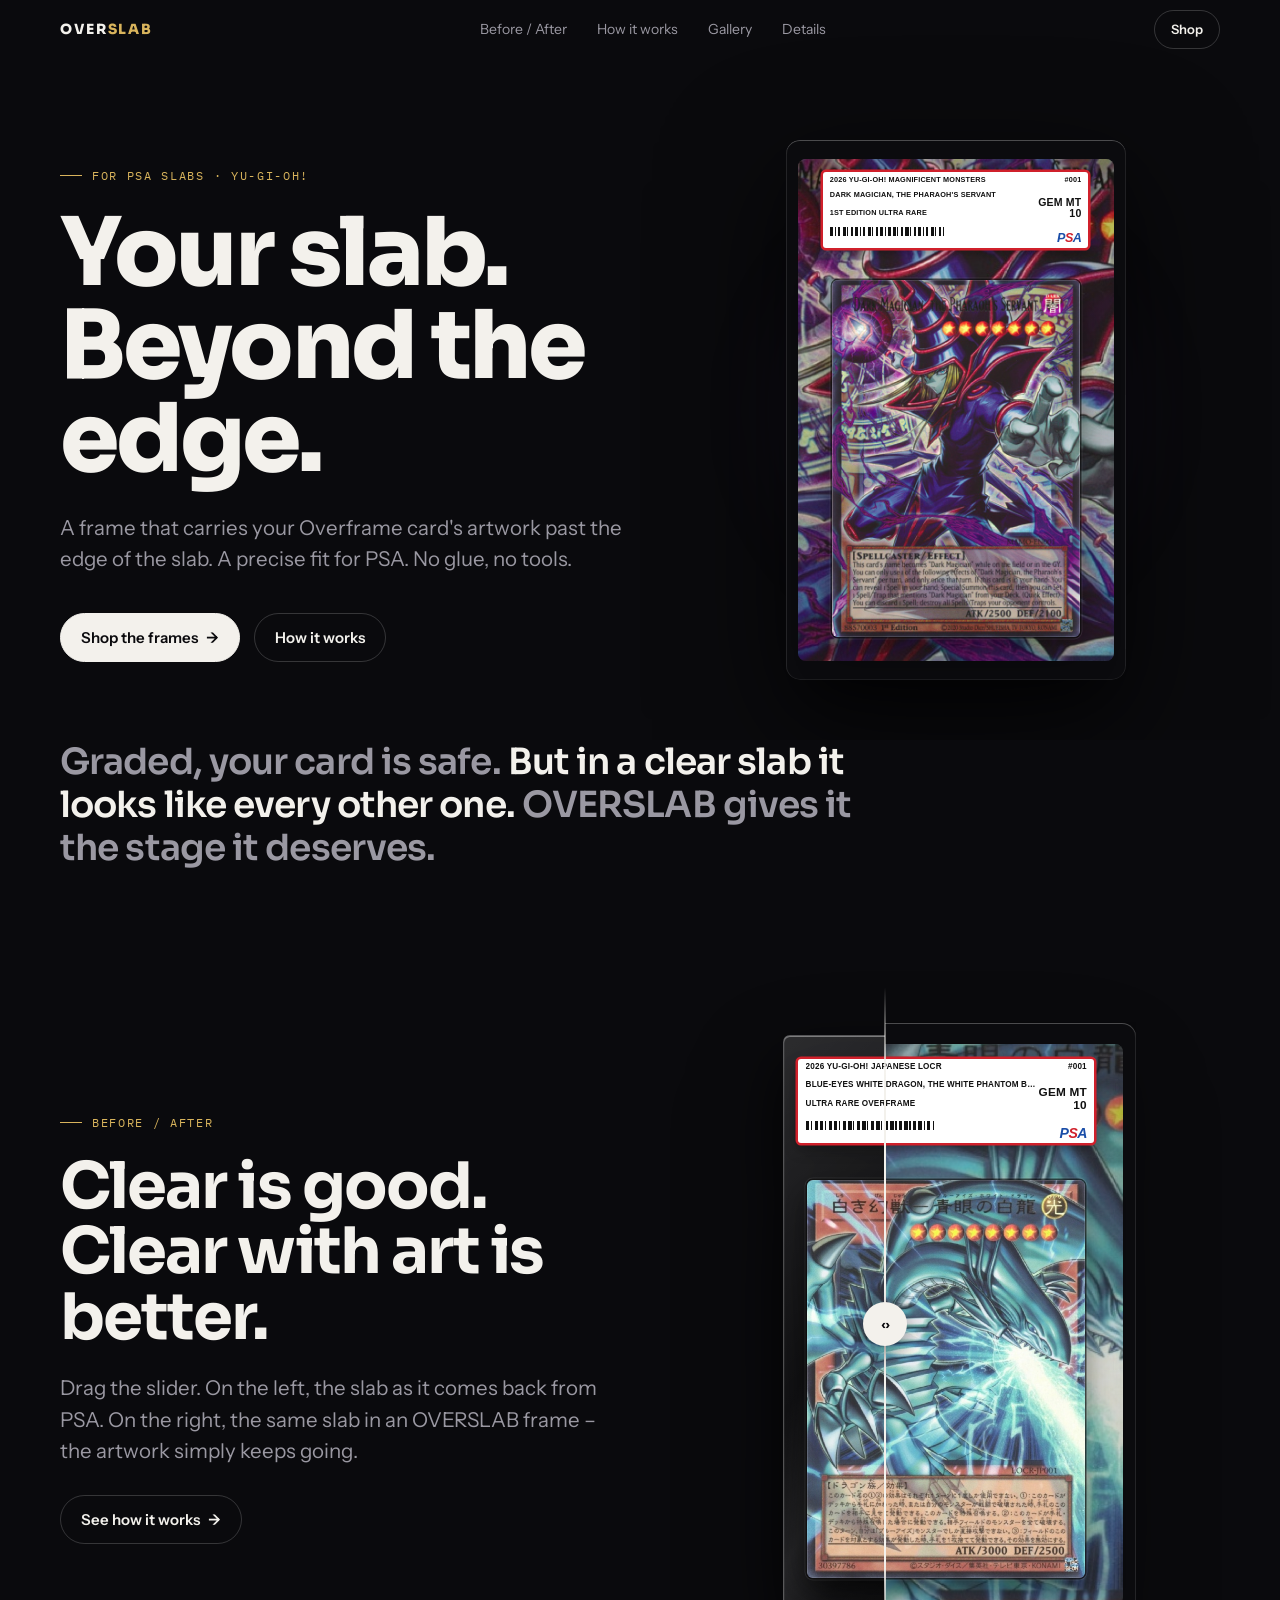
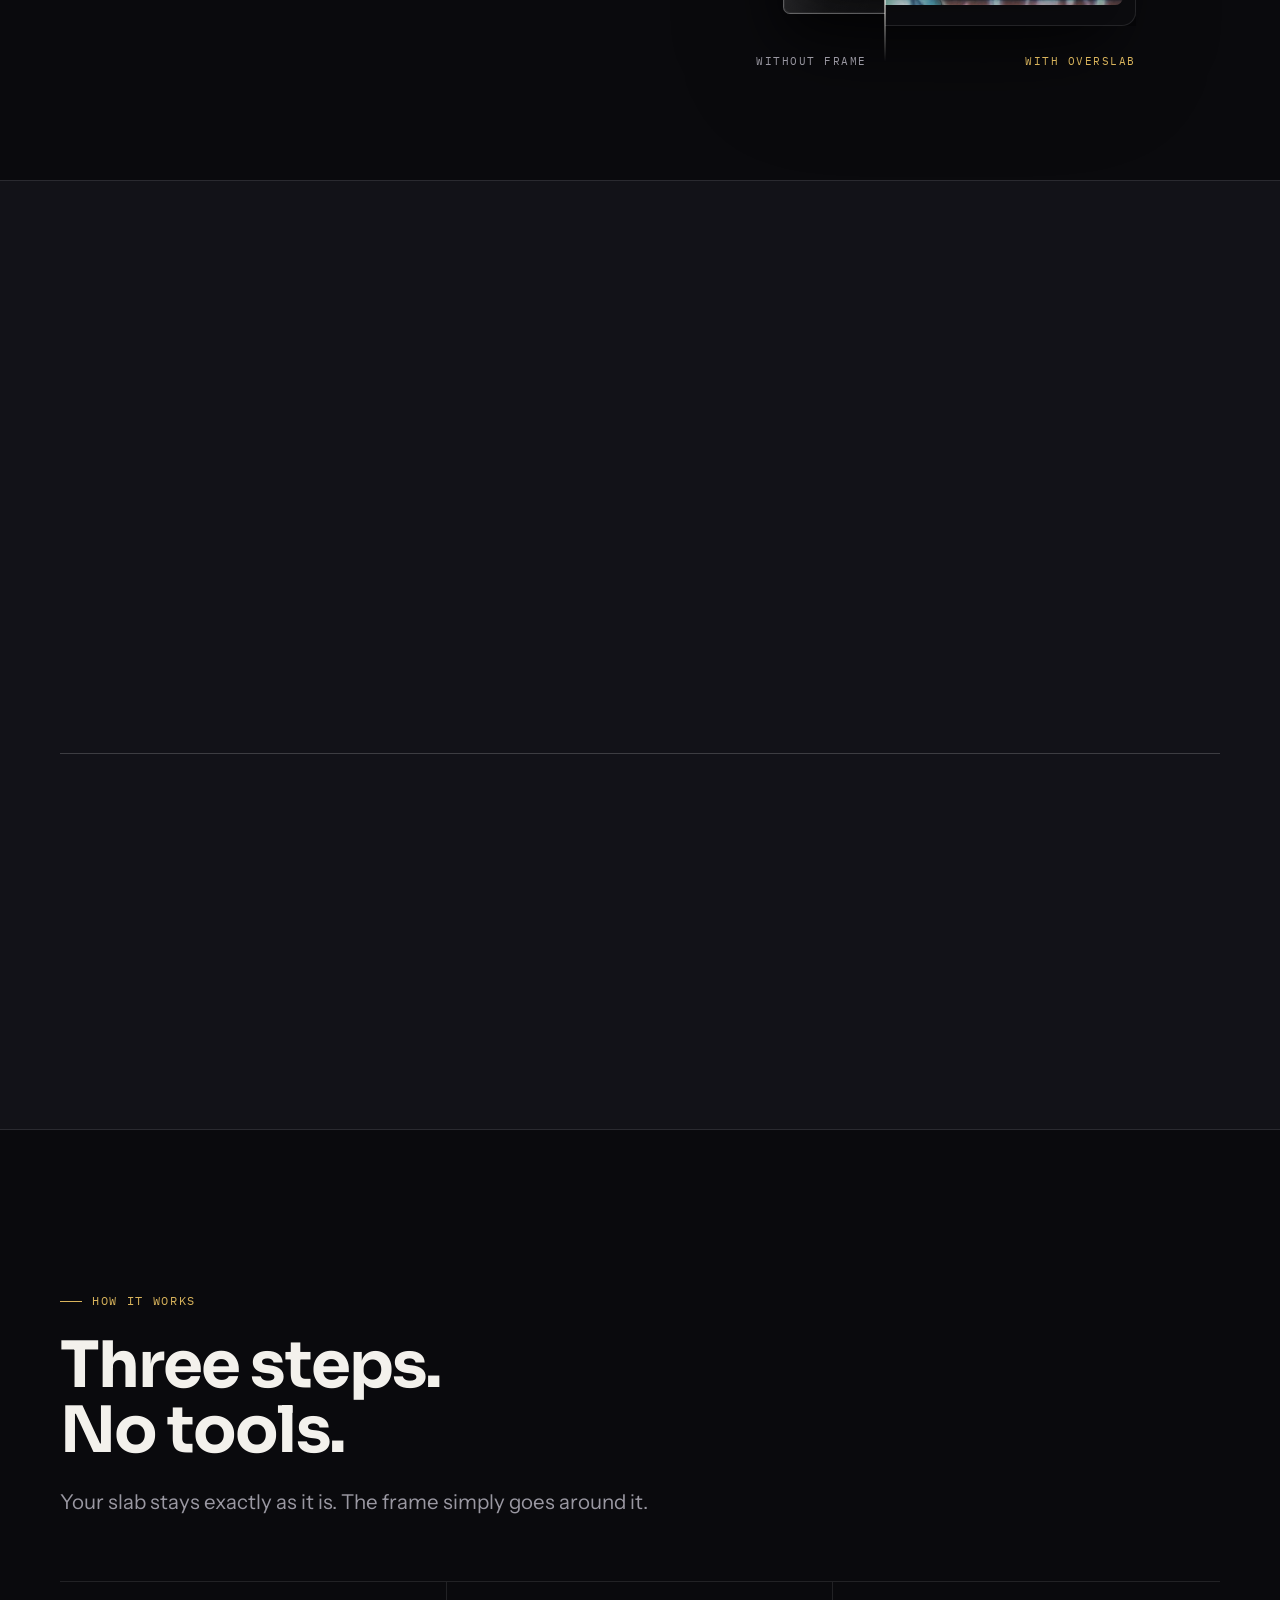
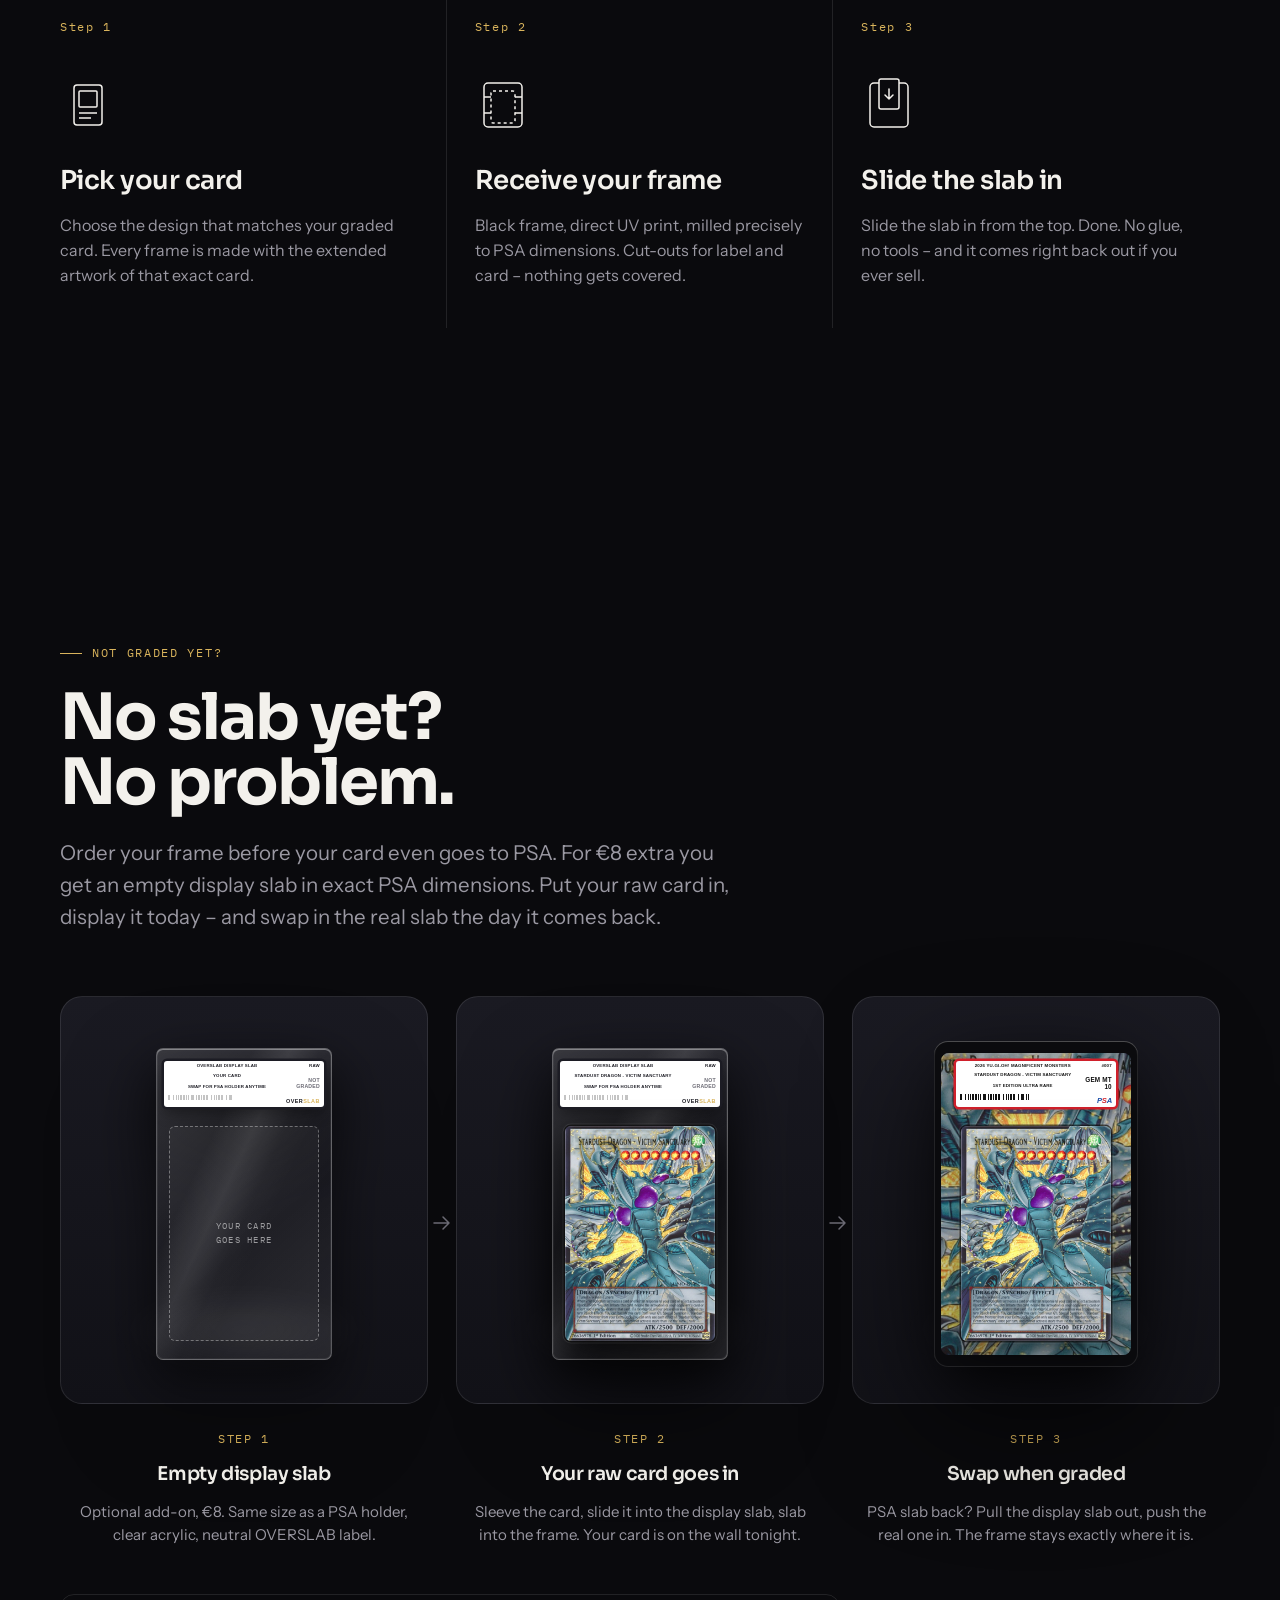
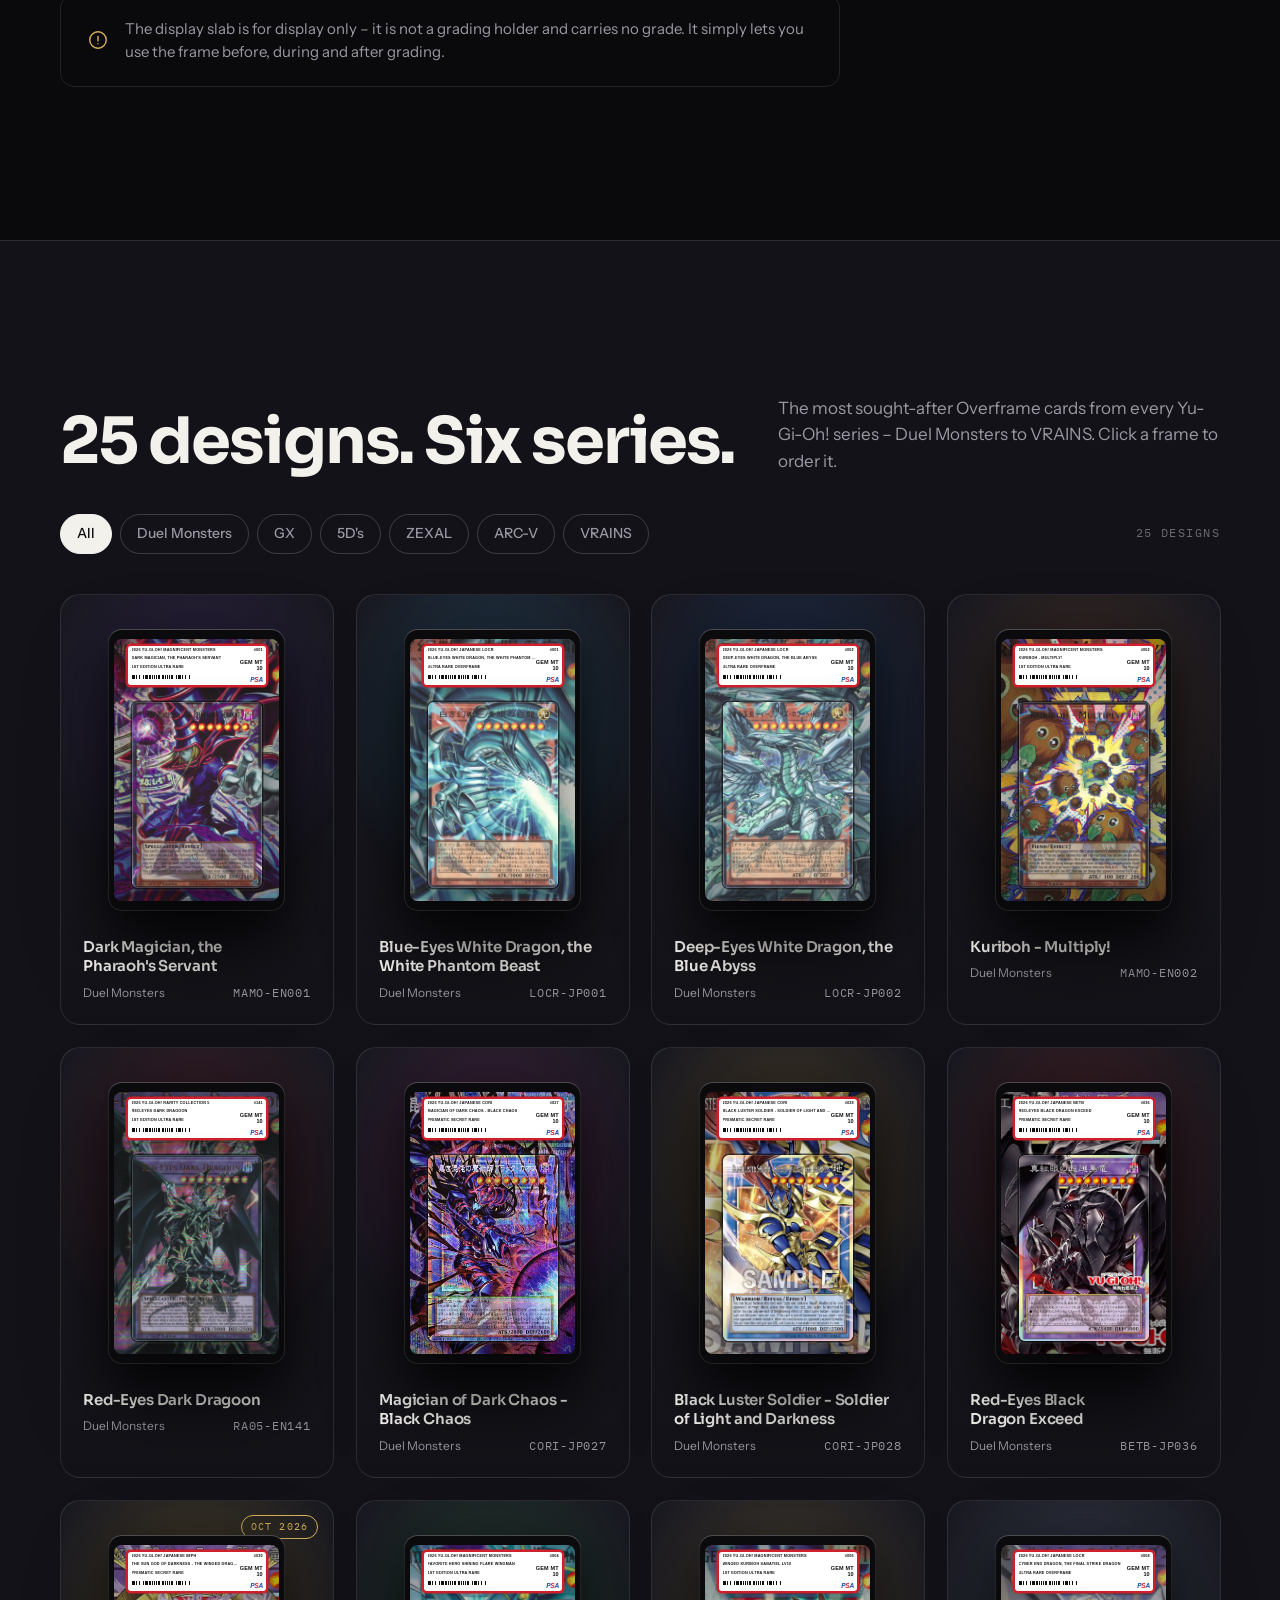
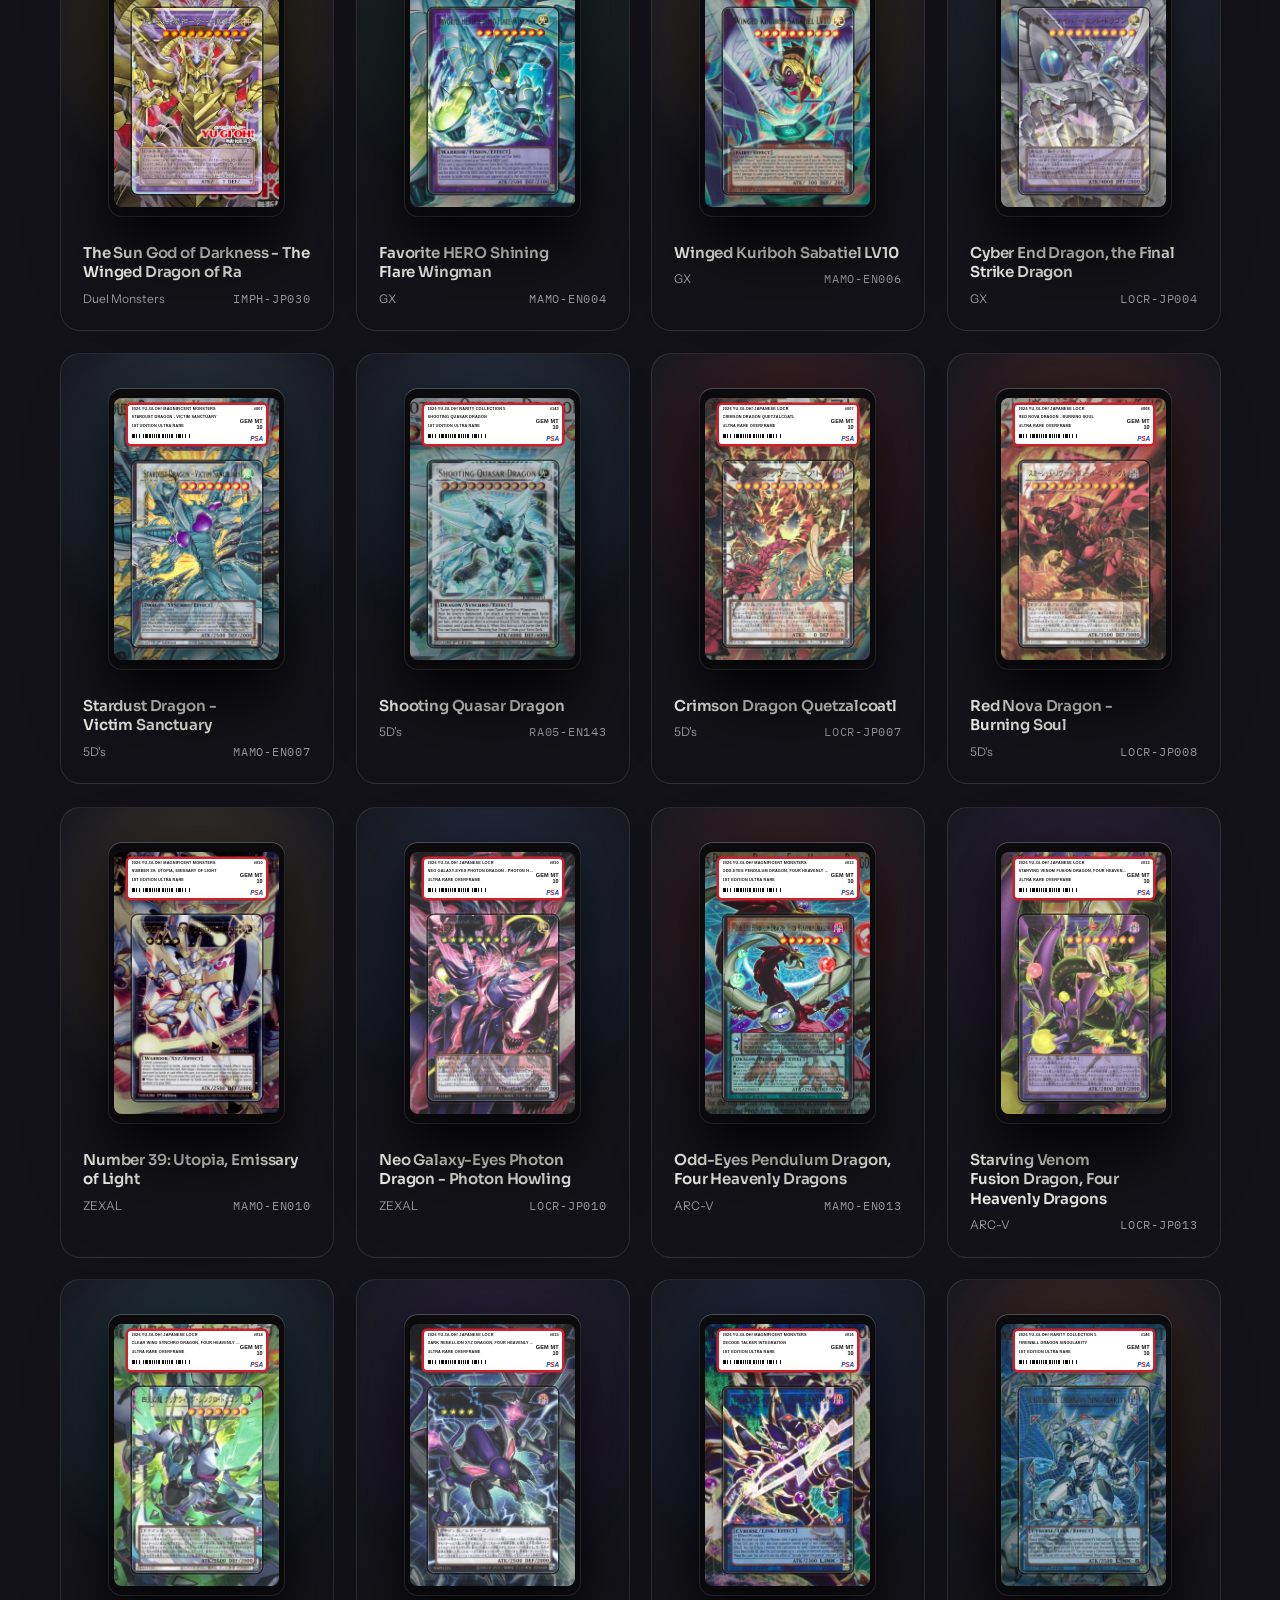
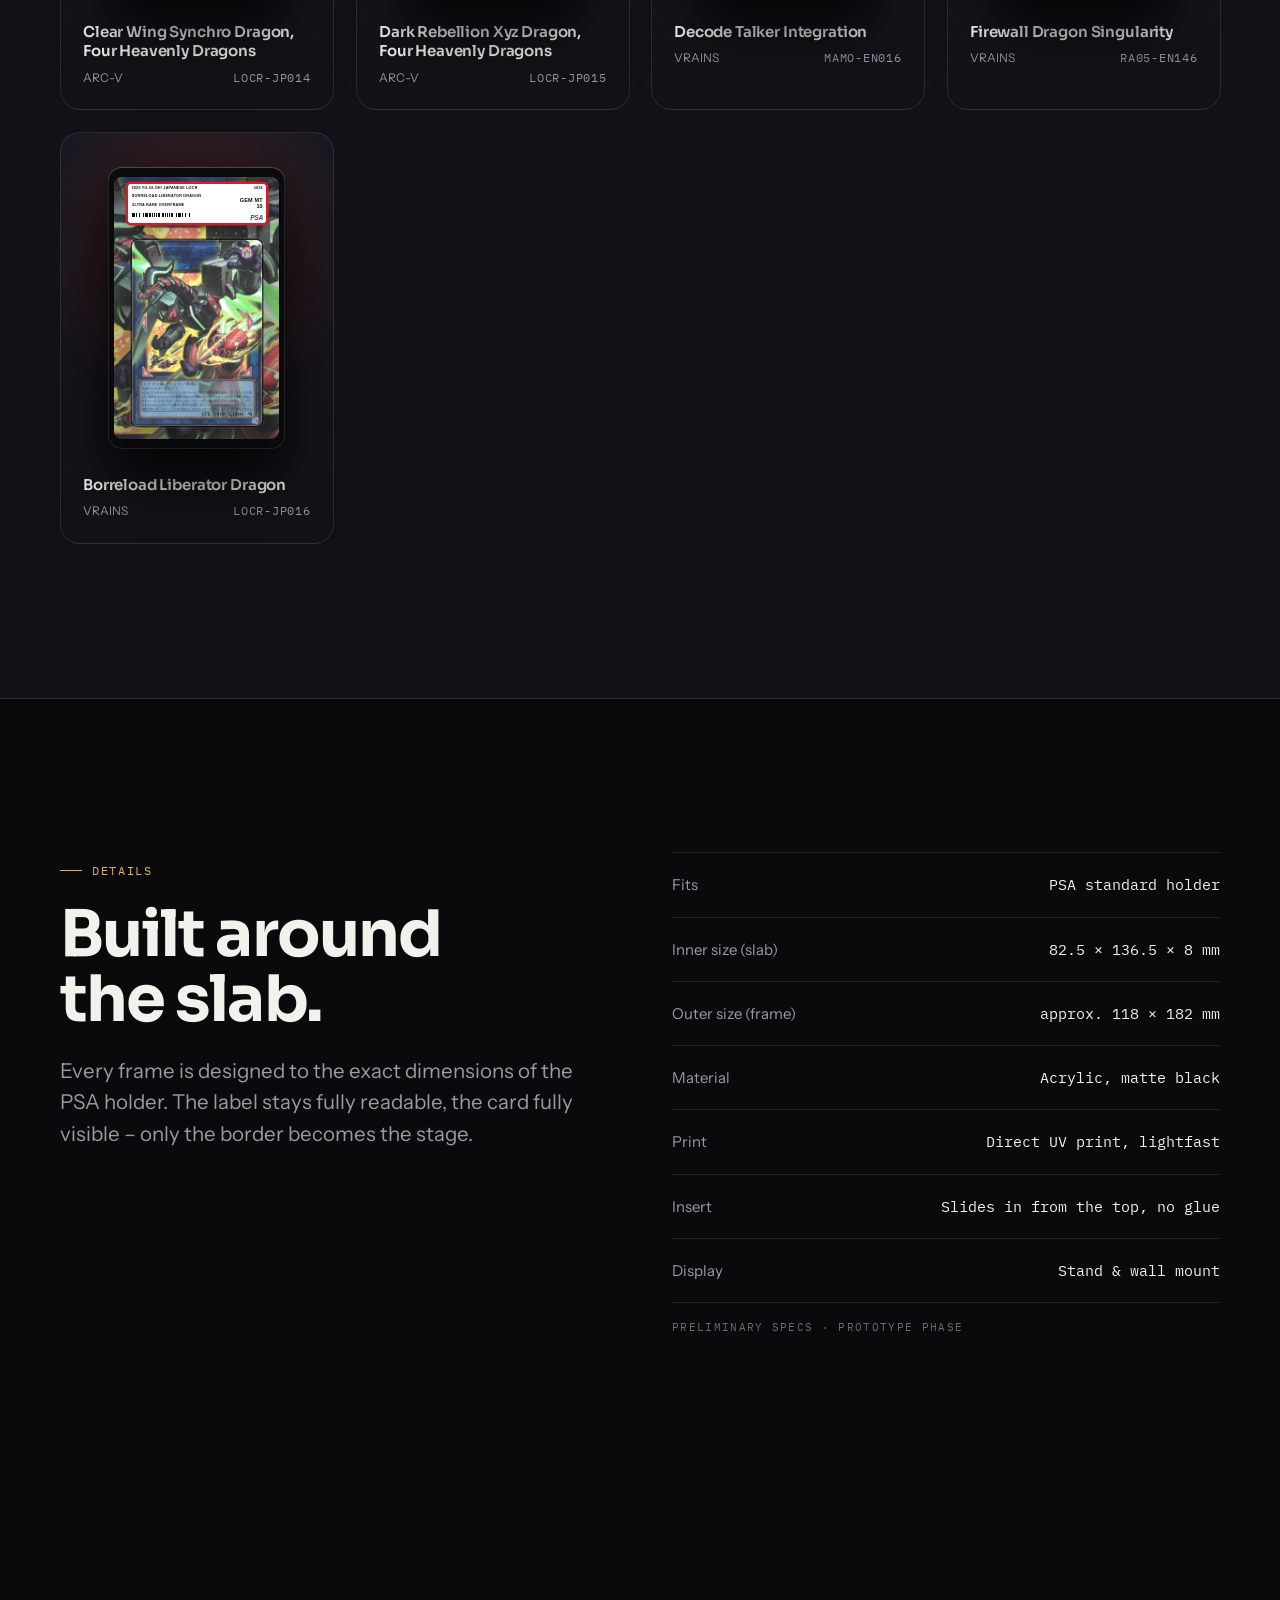
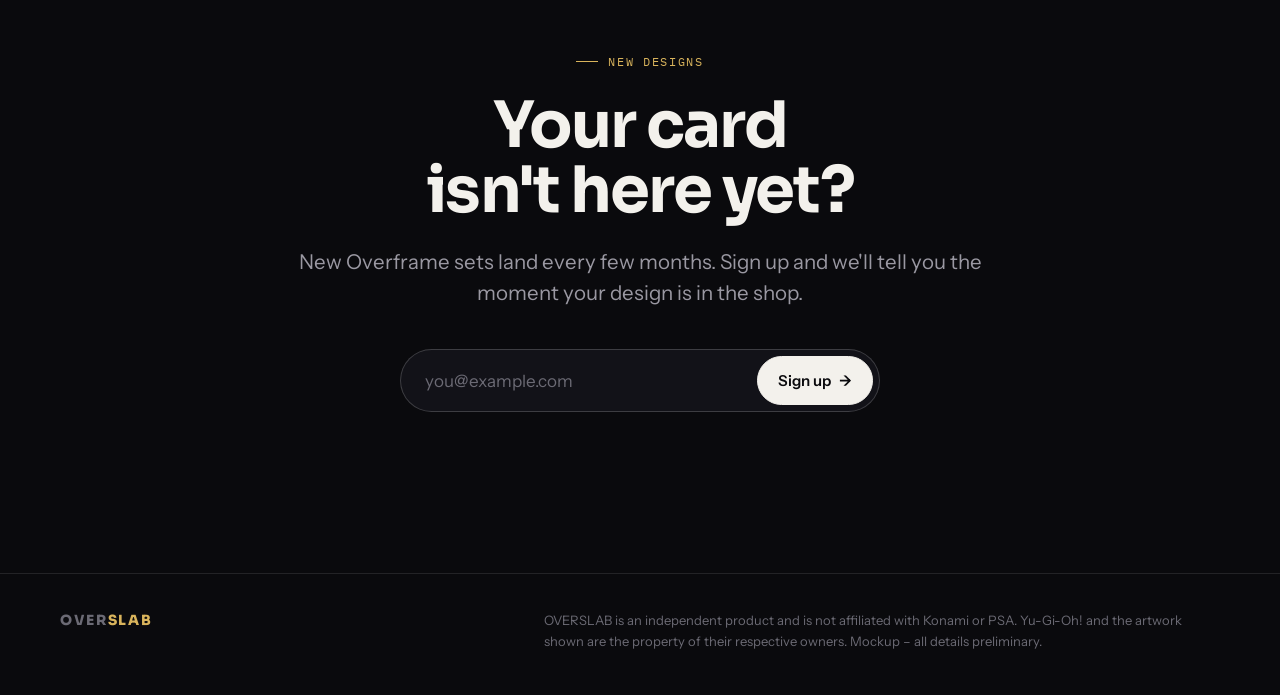
<file: index.html>
<!DOCTYPE html>
<html lang="en">
<head>
<meta charset="utf-8">
<meta name="viewport" content="width=device-width, initial-scale=1">
<title>OVERSLAB</title>
<meta name="description" content="Extended-art frames for PSA-graded Yu-Gi-Oh! cards.">
<link rel="preconnect" href="https://fonts.googleapis.com">
<link rel="preconnect" href="https://fonts.gstatic.com" crossorigin>
<link rel="stylesheet" href="https://fonts.googleapis.com/css2?family=Sora:wght@400;600;700;800&family=Instrument+Sans:ital,wght@0,400;0,500;0,600;1,400&family=IBM+Plex+Mono:wght@400;500&display=swap">
<link rel="stylesheet" href="styles.css">
</head>
<body>

<header class="nav" id="nav">
  <div class="wrap">
    <a class="logo" href="#top">OVER<span>SLAB</span></a>
    <ul>
      <li><a href="#compare">Before / After</a></li>
      <li><a href="#how">How it works</a></li>
      <li><a href="#gallery">Gallery</a></li>
      <li><a href="#specs">Details</a></li>
    </ul>
    <a class="btn small" href="shop.html">Shop</a>
  </div>
</header>

<main id="top">

<!-- ===== HERO ===== -->
<section class="hero">
  <div class="wrap">
    <div class="hero-copy">
      <span class="eyebrow">For PSA slabs · Yu-Gi-Oh!</span>
      <h1>Your slab.<br>Beyond the edge.</h1>
      <p class="lead">A frame that carries your Overframe card's artwork past the edge of the slab. A precise fit for PSA. No glue, no tools.</p>
      <div class="hero-actions">
        <a class="btn primary" href="shop.html">Shop the frames <span class="arr">→</span></a>
        <a class="btn" href="#how">How it works</a>
      </div>
    </div>
    <div class="hero-stage" aria-hidden="true">
      <div class="hero-glow"></div>
      <div class="piece" id="heroPiece"></div>
    </div>
  </div>
</section>

<section class="statement" style="padding-top:0">
  <div class="wrap">
    <p data-reveal>Graded, your card is safe. <strong>But in a clear slab it looks like every other one.</strong> OVERSLAB gives it the stage it deserves.</p>
  </div>
</section>

<!-- ===== COMPARE ===== -->
<section id="compare">
  <div class="wrap compare-grid">
    <div class="compare-copy" data-reveal>
      <span class="eyebrow">Before / After</span>
      <h2>Clear is good.<br>Clear with art is better.</h2>
      <p class="lead">Drag the slider. On the left, the slab as it comes back from PSA. On the right, the same slab in an OVERSLAB frame – the artwork simply keeps going.</p>
      <a class="btn" href="#how">See how it works <span class="arr">→</span></a>
    </div>
    <div class="compare" id="cmp" data-reveal data-delay="1">
      <div class="piece no-frame before" id="cmpBefore" aria-hidden="true"></div>
      <div class="piece after" id="cmpAfter" aria-hidden="true"></div>
      <div class="divider" aria-hidden="true"></div>
      <div class="knob" aria-hidden="true">‹›</div>
      <input type="range" min="0" max="100" value="50" aria-label="Compare: without and with frame" id="cmpRange">
      <span class="tag l">Without frame</span>
      <span class="tag r">With OVERSLAB</span>
    </div>
  </div>
</section>

<!-- ===== WHY NOW ===== -->
<section class="why">
  <div class="wrap">
    <div class="why-head" data-reveal>
      <span class="eyebrow">Why now</span>
      <h2>Overframe is new.<br>The frames for it weren't. Until now.</h2>
      <p class="lead">Since 2026, Konami has been printing cards whose artwork extends beyond the card frame. OVERSLAB is built for exactly that: the frame shows the part of the artwork the slab cuts off.</p>
    </div>
    <div class="timeline">
      <div class="tl" data-reveal>
        <span class="when">February 2026</span>
        <div class="big">The first Overframes</div>
        <p>Limit Over Collection – The Heroes brings Overframe cards to the OCG. Dark Magician, Stardust Dragon, Utopia and more.</p>
      </div>
      <div class="tl" data-reveal data-delay="1">
        <span class="when">March – April 2026</span>
        <div class="big">The Rivals. And the TCG.</div>
        <p>The Rivals follows with Blue-Eyes, Cyber End and Red Nova. Rarity Collection 5 brings Overframes to the TCG for the first time.</p>
      </div>
      <div class="tl" data-reveal data-delay="2">
        <span class="when">Today</span>
        <div class="big">25 designs. Six series.</div>
        <p>From Duel Monsters to VRAINS – and every new set adds more. Each one gets its own OVERSLAB.</p>
      </div>
    </div>
  </div>
</section>

<!-- ===== HOW ===== -->
<section id="how">
  <div class="wrap">
    <div class="steps-head" data-reveal>
      <span class="eyebrow">How it works</span>
      <h2>Three steps.<br>No tools.</h2>
      <p class="lead">Your slab stays exactly as it is. The frame simply goes around it.</p>
    </div>
    <div class="steps">
      <div class="step" data-reveal>
        <span class="num">Step 1</span>
        <div class="ico"><svg viewBox="0 0 56 56" fill="none" stroke="currentColor" stroke-width="1.5"><rect x="14" y="8" width="28" height="40" rx="3"/><rect x="19" y="14" width="18" height="16" rx="1"/><path d="M19 36h18M19 41h12"/></svg></div>
        <h3>Pick your card</h3>
        <p>Choose the design that matches your graded card. Every frame is made with the extended artwork of that exact card.</p>
      </div>
      <div class="step" data-reveal data-delay="1">
        <span class="num">Step 2</span>
        <div class="ico"><svg viewBox="0 0 56 56" fill="none" stroke="currentColor" stroke-width="1.5"><rect x="9" y="6" width="38" height="44" rx="4"/><rect x="16" y="14" width="24" height="32" rx="2" stroke-dasharray="3 3"/><path d="M9 20h7M40 20h7M9 36h7M40 36h7"/></svg></div>
        <h3>Receive your frame</h3>
        <p>Black frame, direct UV print, milled precisely to PSA dimensions. Cut-outs for label and card – nothing gets covered.</p>
      </div>
      <div class="step" data-reveal data-delay="2">
        <span class="num">Step 3</span>
        <div class="ico"><svg viewBox="0 0 56 56" fill="none" stroke="currentColor" stroke-width="1.5"><rect x="9" y="6" width="38" height="44" rx="4"/><rect x="18" y="2" width="20" height="30" rx="2" fill="#0a0a0d"/><path d="M28 12v10M24 18l4 4 4-4" stroke-linecap="round" stroke-linejoin="round"/></svg></div>
        <h3>Slide the slab in</h3>
        <p>Slide the slab in from the top. Done. No glue, no tools – and it comes right back out if you ever sell.</p>
      </div>
    </div>
  </div>
</section>

<!-- ===== RAW / NOT GRADED YET ===== -->
<section id="raw">
  <div class="wrap">
    <div class="raw-head" data-reveal>
      <span class="eyebrow">Not graded yet?</span>
      <h2>No slab yet?<br>No problem.</h2>
      <p class="lead">Order your frame before your card even goes to PSA. For €8 extra you get an empty display slab in exact PSA dimensions. Put your raw card in, display it today – and swap in the real slab the day it comes back.</p>
    </div>
    <div class="raw-seq">
      <div class="raw-step" data-reveal>
        <div class="stage" aria-hidden="true"><div class="piece no-frame" id="rawEmpty"></div></div>
        <span class="num">Step 1</span>
        <h3>Empty display slab</h3>
        <p>Optional add-on, €8. Same size as a PSA holder, clear acrylic, neutral OVERSLAB label.</p>
        <svg class="arrow" viewBox="0 0 24 24" fill="none" stroke="currentColor" stroke-width="1.5" aria-hidden="true"><path d="M4 12h15M13 6l6 6-6 6" stroke-linecap="round" stroke-linejoin="round"/></svg>
      </div>
      <div class="raw-step" data-reveal data-delay="1">
        <div class="stage" aria-hidden="true"><div class="piece no-frame" id="rawCard"></div></div>
        <span class="num">Step 2</span>
        <h3>Your raw card goes in</h3>
        <p>Sleeve the card, slide it into the display slab, slab into the frame. Your card is on the wall tonight.</p>
        <svg class="arrow" viewBox="0 0 24 24" fill="none" stroke="currentColor" stroke-width="1.5" aria-hidden="true"><path d="M4 12h15M13 6l6 6-6 6" stroke-linecap="round" stroke-linejoin="round"/></svg>
      </div>
      <div class="raw-step" data-reveal data-delay="2">
        <div class="stage" aria-hidden="true"><div class="piece" id="rawGraded"></div></div>
        <span class="num">Step 3</span>
        <h3>Swap when graded</h3>
        <p>PSA slab back? Pull the display slab out, push the real one in. The frame stays exactly where it is.</p>
      </div>
    </div>
    <div class="raw-note" data-reveal>
      <svg viewBox="0 0 24 24" fill="none" stroke="currentColor" stroke-width="1.5" aria-hidden="true"><circle cx="12" cy="12" r="9"/><path d="M12 8v5M12 16h.01" stroke-linecap="round"/></svg>
      <p>The display slab is for display only – it is not a grading holder and carries no grade. It simply lets you use the frame before, during and after grading.</p>
    </div>
  </div>
</section>

<!-- ===== GALLERY ===== -->
<section class="gallery" id="gallery">
  <div class="wrap">
    <div class="gallery-head" data-reveal>
      <h2>25 designs. Six series.</h2>
      <p>The most sought-after Overframe cards from every Yu-Gi-Oh! series – Duel Monsters to VRAINS. Click a frame to order it.</p>
    </div>
    <div class="filters" id="filters" role="group" aria-label="Filter by series"></div>
    <div class="tiles" id="tiles"></div>
  </div>
</section>

<!-- ===== SPECS ===== -->
<section id="specs">
  <div class="wrap specs-grid">
    <div class="specs-copy" data-reveal>
      <span class="eyebrow">Details</span>
      <h2>Built around the slab.</h2>
      <p class="lead">Every frame is designed to the exact dimensions of the PSA holder. The label stays fully readable, the card fully visible – only the border becomes the stage.</p>
    </div>
    <dl class="specs" data-reveal data-delay="1" style="margin:0">
      <li><dt>Fits</dt><dd>PSA standard holder</dd></li>
      <li><dt>Inner size (slab)</dt><dd>82.5 × 136.5 × 8 mm</dd></li>
      <li><dt>Outer size (frame)</dt><dd>approx. 118 × 182 mm</dd></li>
      <li><dt>Material</dt><dd>Acrylic, matte black</dd></li>
      <li><dt>Print</dt><dd>Direct UV print, lightfast</dd></li>
      <li><dt>Insert</dt><dd>Slides in from the top, no glue</dd></li>
      <li><dt>Display</dt><dd>Stand &amp; wall mount</dd></li>
      <span class="note">Preliminary specs · Prototype phase</span>
    </dl>
  </div>
</section>

<!-- ===== CTA ===== -->
<section class="cta" id="access">
  <div class="wrap" data-reveal>
    <span class="eyebrow" style="justify-content:center">New designs</span>
    <h2>Your card isn't here yet?</h2>
    <p class="lead">New Overframe sets land every few months. Sign up and we'll tell you the moment your design is in the shop.</p>
    <form id="accessForm" novalidate>
      <input type="email" placeholder="you@example.com" aria-label="Email address" required>
      <button class="btn primary" type="submit">Sign up <span class="arr">→</span></button>
    </form>
    <p class="toast" id="toast" aria-live="polite"></p>
  </div>
</section>

</main>

<footer>
  <div class="wrap">
    <div class="logo">OVER<span>SLAB</span></div>
    <p class="legal">OVERSLAB is an independent product and is not affiliated with Konami or PSA. Yu-Gi-Oh! and the artwork shown are the property of their respective owners. Mockup – all details preliminary.</p>
  </div>
</footer>

<script src="img/art/manifest.js"></script>
<script src="cards.js"></script>
<script>
(function(){
  const reduce = matchMedia('(prefers-reduced-motion: reduce)').matches;

  /* Hero + compare */
  mountPiece(document.getElementById('heroPiece'), bySlug('dark-magician'));
  mountPiece(document.getElementById('cmpBefore'), bySlug('blue-eyes'), {frame:false});
  mountPiece(document.getElementById('cmpAfter'),  bySlug('blue-eyes'));

  /* Not graded yet: empty display slab → raw card in the frame → real PSA slab */
  mountPiece(document.getElementById('rawEmpty'),  bySlug('stardust'), {frame:false, raw:true, empty:true});
  mountPiece(document.getElementById('rawCard'),   bySlug('stardust'), {frame:true,  raw:true});
  mountPiece(document.getElementById('rawGraded'), bySlug('stardust'));

  /* Gallery */
  const tiles = document.getElementById('tiles');
  tiles.innerHTML = CARDS.map(c => `
    <a class="tile" href="shop.html?design=${esc(c.slug)}" data-series="${esc(c.series)}" style="--glow:${c.glow}" aria-label="${esc(c.name)} – open in shop">
      <div class="tglow"></div>
      ${c.soon ? `<span class="soon">${esc(c.soon)}</span>` : ''}
      <div class="piece" aria-hidden="true" style="${artVars(c)}">${pieceHTML(c)}</div>
      <div class="tile-meta"><h3>${esc(c.name)}</h3></div>
      <div class="tile-sub"><span>${esc(c.series)}</span><span class="code">${esc(c.code)}</span></div>
      <div class="glare"></div>
    </a>`).join('');

  /* Filters */
  const filters = document.getElementById('filters');
  const all = [{label:'All', key:'*'}, ...SERIES.map(s => ({label:s, key:s}))];
  filters.innerHTML = all.map((f,i) => `<button class="chip" type="button" data-key="${esc(f.key)}" aria-pressed="${i===0}">${esc(f.label)}</button>`).join('')
    + `<span class="count" id="count"></span>`;
  const count = document.getElementById('count');
  function applyFilter(key){
    let n = 0;
    tiles.querySelectorAll('.tile').forEach(t => { const show = key === '*' || t.dataset.series === key; t.hidden = !show; if (show) n++; });
    count.textContent = `${n} ${n === 1 ? 'design' : 'designs'}`;
    filters.querySelectorAll('.chip').forEach(b => b.setAttribute('aria-pressed', b.dataset.key === key));
  }
  filters.addEventListener('click', e => { const b = e.target.closest('.chip'); if (b) applyFilter(b.dataset.key); });
  applyFilter('*');

  /* Nav */
  const nav = document.getElementById('nav');
  const onScroll = () => nav.classList.toggle('scrolled', scrollY > 24);
  addEventListener('scroll', onScroll, {passive:true}); onScroll();

  /* Scroll reveal — only elements below the fold get parked */
  if (!reduce && 'IntersectionObserver' in window) {
    const els = [...document.querySelectorAll('[data-reveal]')].filter(el => el.getBoundingClientRect().top > innerHeight * 0.92);
    els.forEach(el => el.classList.add('reveal'));
    const io = new IntersectionObserver(entries => {
      entries.forEach(e => { if (e.isIntersecting) { e.target.classList.add('in'); io.unobserve(e.target); } });
    }, {rootMargin:'0px 0px -8% 0px', threshold:.1});
    els.forEach(el => io.observe(el));
  }

  /* Before / after slider */
  const cmp = document.getElementById('cmp');
  const range = document.getElementById('cmpRange');
  const setX = v => cmp.style.setProperty('--x', v + '%');
  range.addEventListener('input', () => setX(range.value));
  setX(range.value);
  if (!reduce && 'IntersectionObserver' in window) {
    const io2 = new IntersectionObserver(entries => {
      if (!entries[0].isIntersecting) return; io2.disconnect();
      let t0 = null; const from = 50, to = 34, dur = 900;
      const step = ts => { if (!t0) t0 = ts; const p = Math.min(1,(ts-t0)/dur); const e = 1-Math.pow(1-p,3);
        const v = from + (to-from)*e; range.value = v; setX(v); if (p < 1) requestAnimationFrame(step); };
      setTimeout(() => requestAnimationFrame(step), 350);
    }, {threshold:.6});
    io2.observe(cmp);
  }

  /* 3D tilt on gallery tiles */
  if (!reduce && matchMedia('(hover:hover)').matches) {
    tiles.addEventListener('pointermove', e => {
      const tile = e.target.closest('.tile'); if (!tile) return;
      const r = tile.getBoundingClientRect();
      const px = (e.clientX - r.left) / r.width, py = (e.clientY - r.top) / r.height;
      tile.style.transform = `perspective(1600px) rotateY(${(px-.5)*14}deg) rotateX(${(.5-py)*14}deg)`;
      tile.style.setProperty('--gx', px*100+'%'); tile.style.setProperty('--gy', py*100+'%');
    });
    tiles.addEventListener('pointerout', e => { const tile = e.target.closest('.tile'); if (tile && !tile.contains(e.relatedTarget)) tile.style.transform = ''; });
  }

  /* Early-access form (mockup: no backend) */
  const form = document.getElementById('accessForm'), toast = document.getElementById('toast');
  form.addEventListener('submit', e => {
    e.preventDefault();
    const input = form.querySelector('input');
    if (!input.value || !input.checkValidity()) { toast.textContent = 'Please enter a valid email address.'; input.focus(); return; }
    toast.textContent = "You're on the list. We'll tell you when new designs land.";
    input.value = '';
  });
})();
</script>
</body>
</html>
</file>
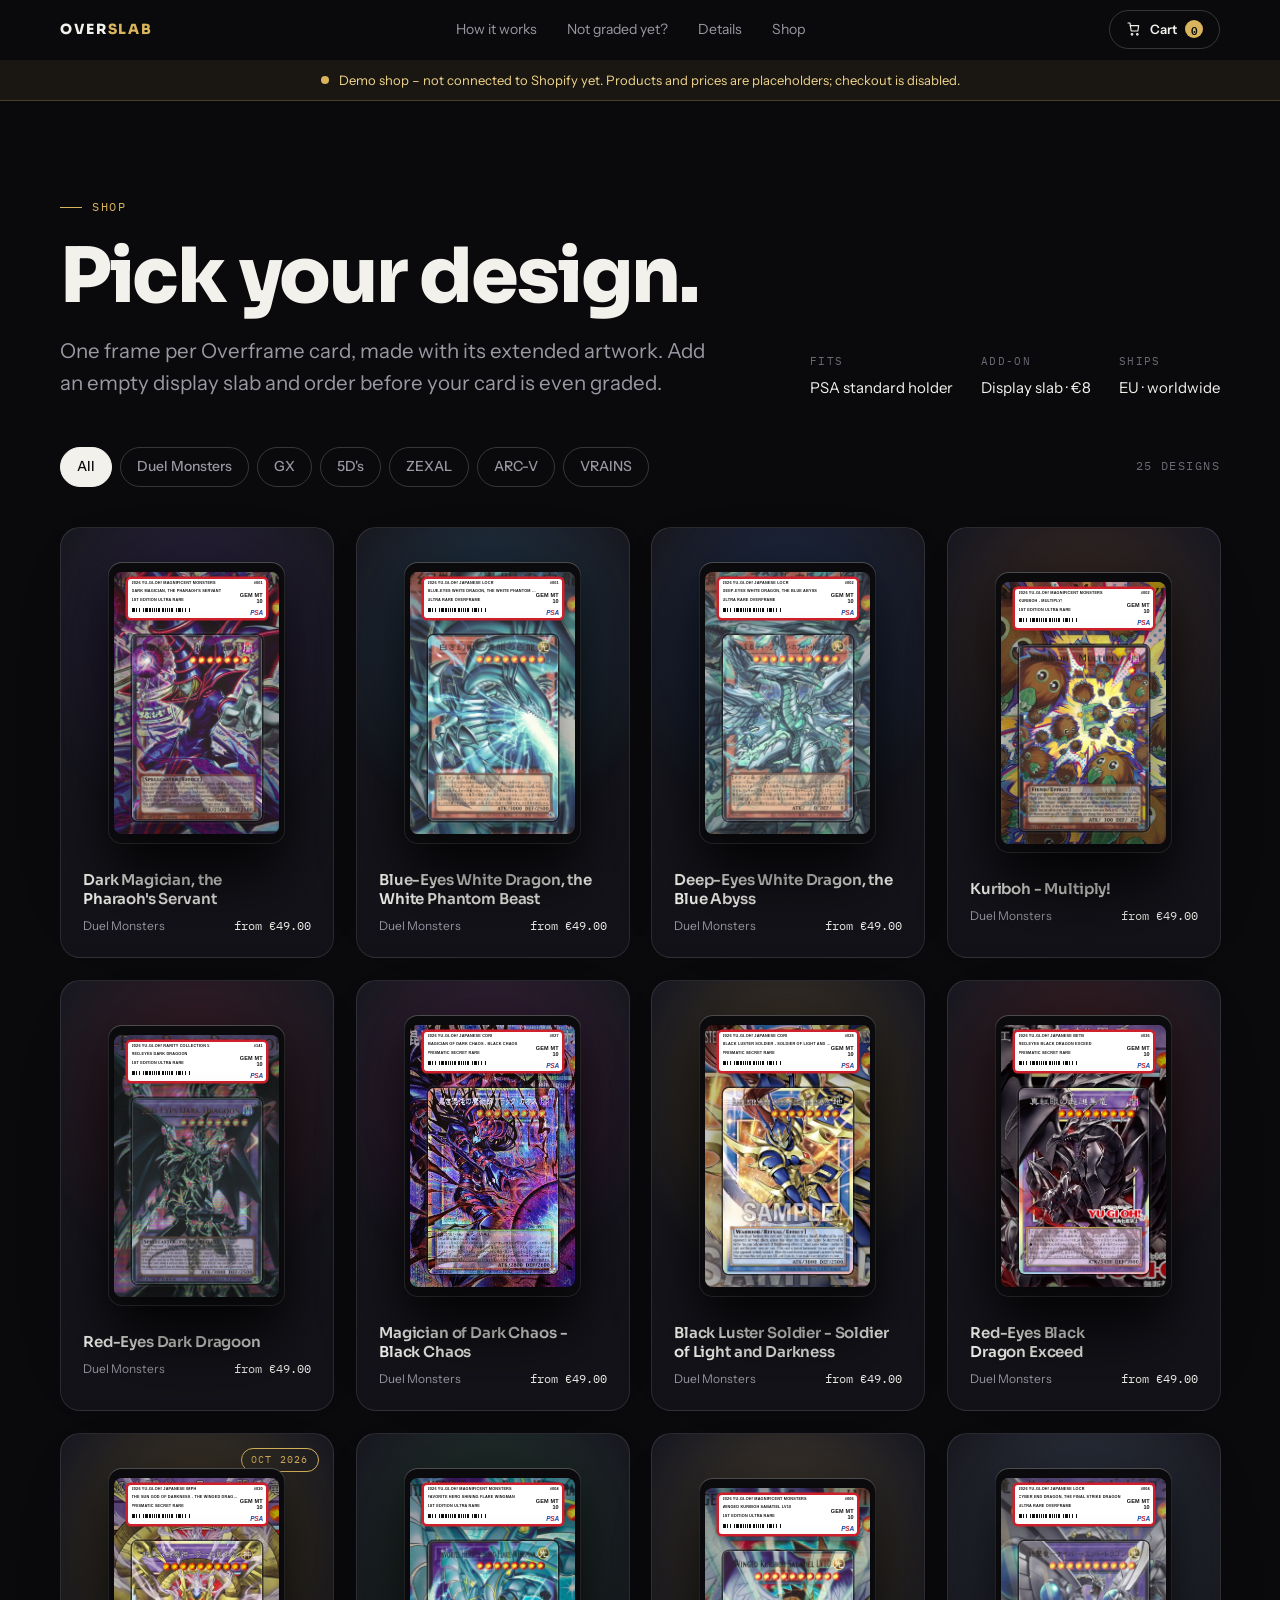
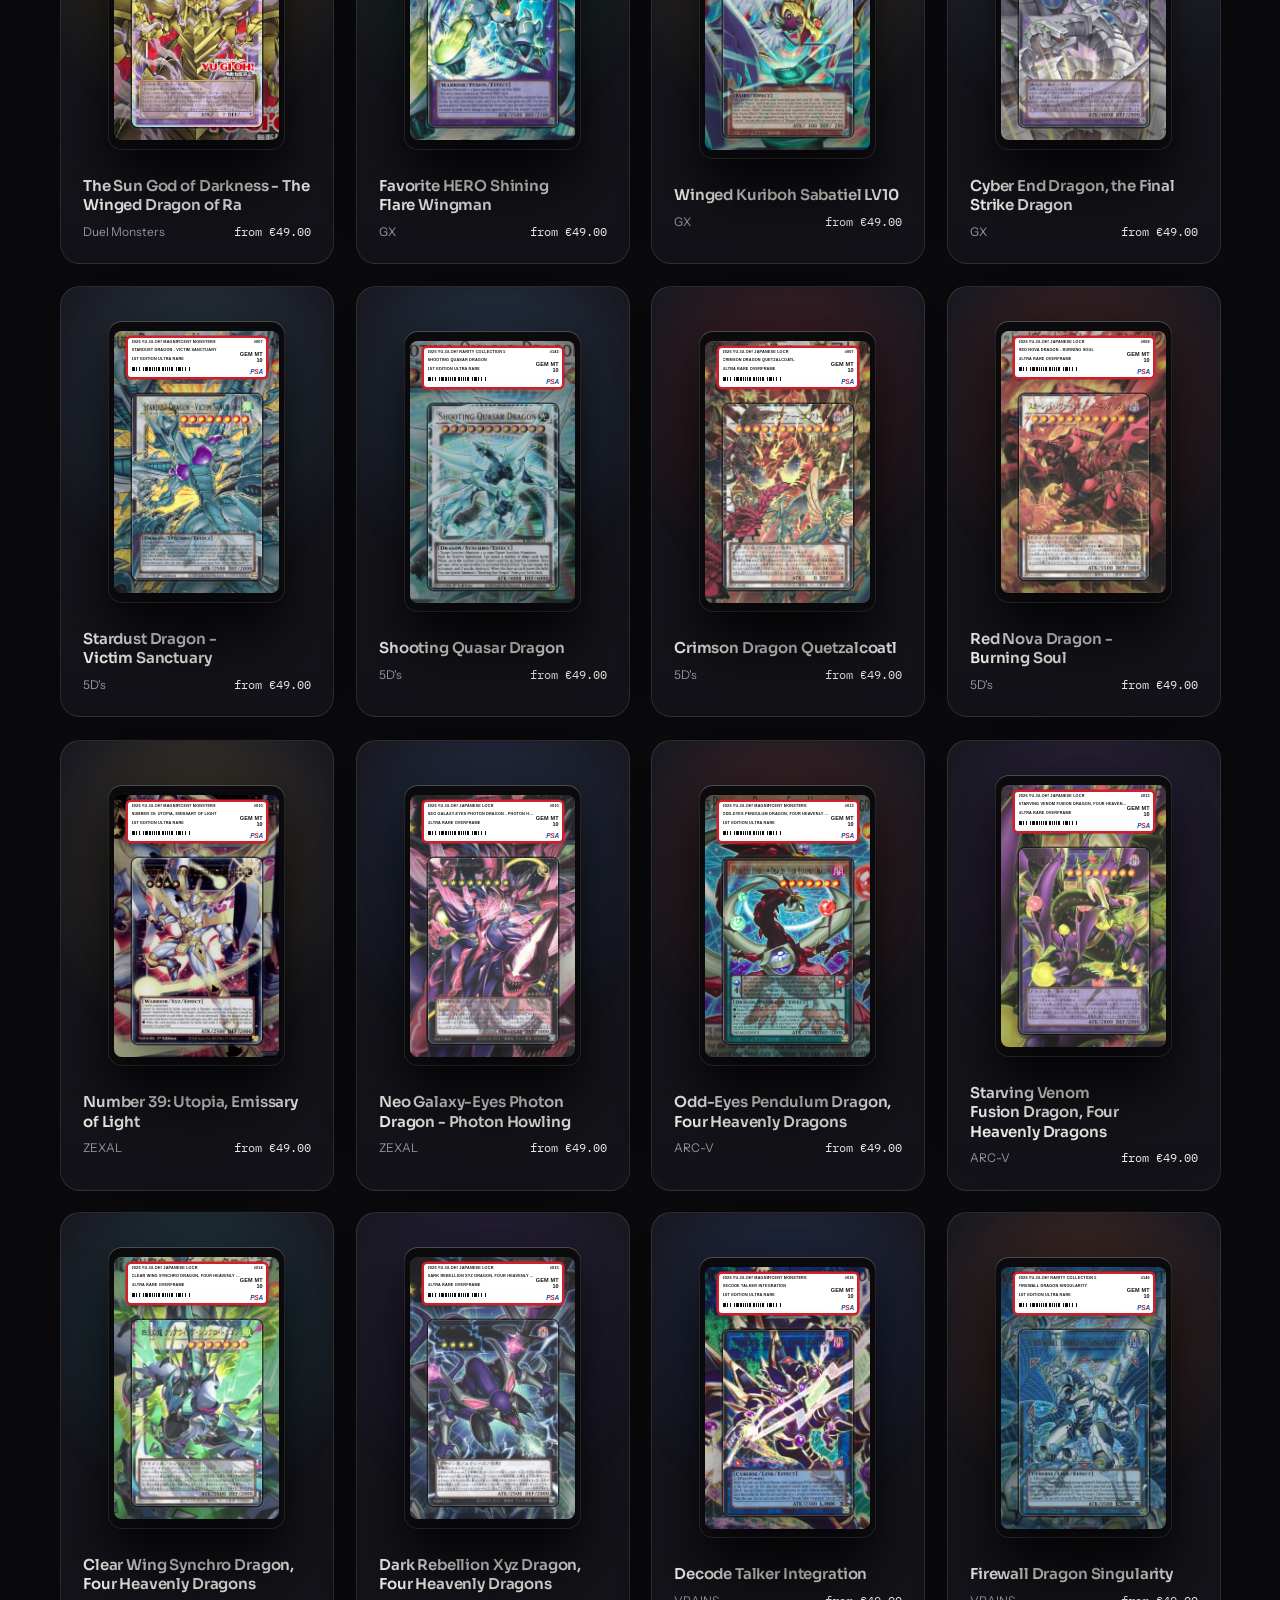
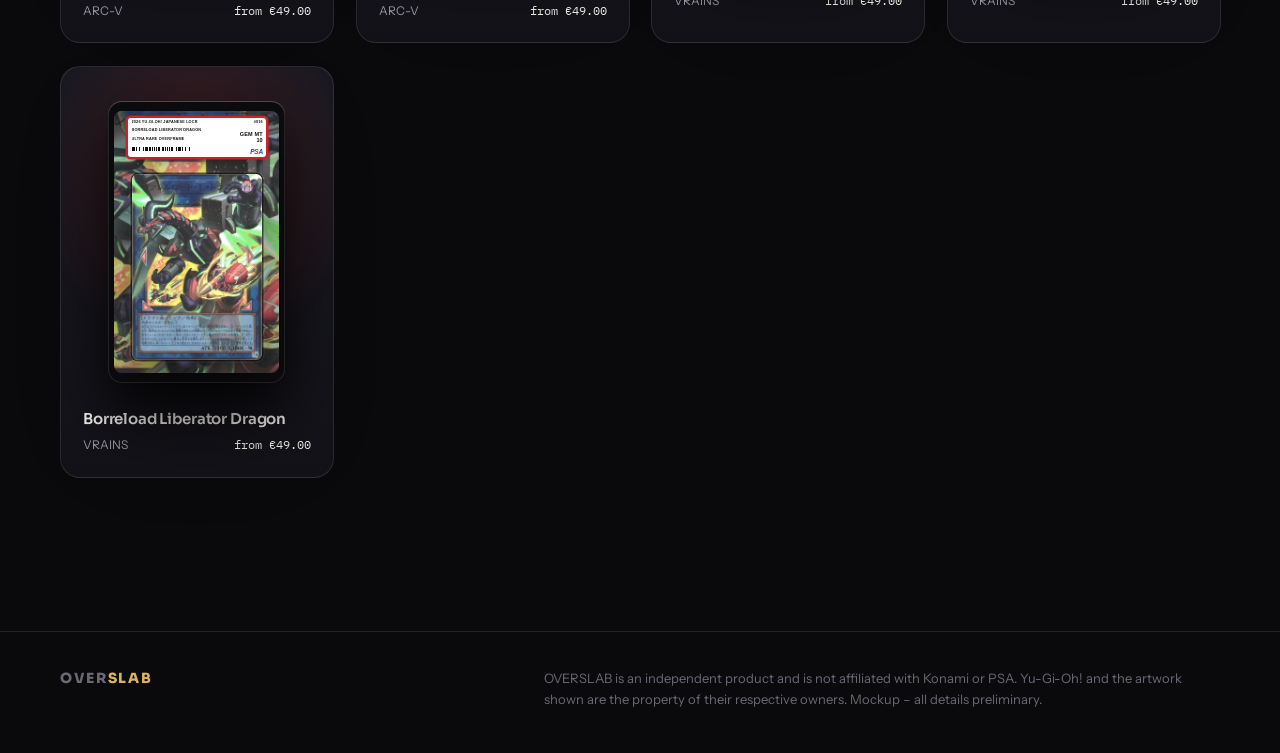
<file: shop.html>
<!DOCTYPE html>
<html lang="en">
<head>
<meta charset="utf-8">
<meta name="viewport" content="width=device-width, initial-scale=1">
<title>OVERSLAB Shop</title>
<meta name="description" content="Order an extended-art frame for your PSA-graded Yu-Gi-Oh! Overframe card.">
<link rel="preconnect" href="https://fonts.googleapis.com">
<link rel="preconnect" href="https://fonts.gstatic.com" crossorigin>
<link rel="stylesheet" href="https://fonts.googleapis.com/css2?family=Sora:wght@400;600;700;800&family=Instrument+Sans:ital,wght@0,400;0,500;0,600;1,400&family=IBM+Plex+Mono:wght@400;500&display=swap">
<link rel="stylesheet" href="styles.css">
</head>
<body class="shop-page">

<header class="nav" id="nav">
  <div class="wrap">
    <a class="logo" href="index.html">OVER<span>SLAB</span></a>
    <ul>
      <li><a href="index.html#how">How it works</a></li>
      <li><a href="index.html#raw">Not graded yet?</a></li>
      <li><a href="index.html#specs">Details</a></li>
      <li><a href="shop.html" aria-current="page">Shop</a></li>
    </ul>
    <button class="btn small cart-btn" type="button" data-open-cart aria-label="Open cart">
      <svg viewBox="0 0 24 24" fill="none" stroke="currentColor" stroke-width="1.7" aria-hidden="true"><path d="M6 7h13l-1.2 8H7.8L6 3H3" stroke-linecap="round" stroke-linejoin="round"/><circle cx="9" cy="20" r="1.2"/><circle cx="17" cy="20" r="1.2"/></svg>
      Cart <span class="badge" data-cart-count hidden>0</span>
    </button>
  </div>
</header>

<main>
  <div class="demo-banner" id="demoBanner" hidden>
    <span class="dot"></span>
    Demo shop – not connected to Shopify yet. Products and prices are placeholders; checkout is disabled.
  </div>

  <section class="shop-head-section">
    <div class="wrap">
      <div class="shop-head">
        <div>
          <span class="eyebrow">Shop</span>
          <h1>Pick your design.</h1>
          <p class="lead">One frame per Overframe card, made with its extended artwork. Add an empty display slab and order before your card is even graded.</p>
        </div>
        <dl class="shop-facts">
          <div><dt>Fits</dt><dd>PSA standard holder</dd></div>
          <div><dt>Add-on</dt><dd>Display slab · €8</dd></div>
          <div><dt>Ships</dt><dd>EU · worldwide</dd></div>
        </dl>
      </div>
      <div class="filters" id="filters" role="group" aria-label="Filter by series"></div>
      <div class="tiles" id="products" aria-live="polite"></div>
    </div>
  </section>
</main>

<!-- Product sheet -->
<aside class="drawer sheet" id="sheet" aria-hidden="true" role="dialog" aria-labelledby="sheetTitle">
  <button class="drawer-close" type="button" data-close aria-label="Close">×</button>
  <div class="sheet-visual" id="sheetVisual"></div>
  <div class="sheet-body">
    <h2 id="sheetTitle"></h2>
    <p class="sheet-meta" id="sheetMeta"></p>
    <p class="sheet-desc" id="sheetDesc"></p>
    <div class="opts" id="sheetVariants"></div>
    <div class="opt">
      <span class="opt-label">Quantity</span>
      <div class="qty"><button type="button" id="qtyMinus" aria-label="Decrease quantity">−</button><span id="qtyVal">1</span><button type="button" id="qtyPlus" aria-label="Increase quantity">+</button></div>
    </div>
    <div class="sheet-buy">
      <div class="sheet-price" id="sheetPrice"></div>
      <button class="btn primary" type="button" id="addBtn">Add to cart</button>
    </div>
    <ul class="sheet-notes">
      <li>Empty display slab available as add-on (+€8)</li>
      <li>Slab slides in from the top – no glue, no tools</li>
      <li>Made to order · ships in 5–7 business days</li>
    </ul>
  </div>
</aside>

<!-- Cart drawer -->
<aside class="drawer cart-drawer" id="cart" aria-hidden="true" role="dialog" aria-label="Cart">
  <div class="drawer-head">
    <h2>Cart</h2>
    <button class="drawer-close" type="button" data-close aria-label="Close">×</button>
  </div>
  <div class="cart-lines" id="cartLines"></div>
  <div class="cart-foot">
    <div class="cart-total"><span>Subtotal</span><strong id="cartSubtotal">€0.00</strong></div>
    <p class="cart-hint">Shipping and taxes are calculated at checkout.</p>
    <button class="btn primary" type="button" id="checkoutBtn" disabled>Checkout <span class="arr">→</span></button>
  </div>
</aside>

<div class="backdrop" id="backdrop"></div>
<div class="toast-bar" id="toast" role="status" aria-live="polite"></div>

<footer>
  <div class="wrap">
    <div class="logo">OVER<span>SLAB</span></div>
    <p class="legal">OVERSLAB is an independent product and is not affiliated with Konami or PSA. Yu-Gi-Oh! and the artwork shown are the property of their respective owners. Mockup – all details preliminary.</p>
  </div>
</footer>

<script src="img/art/manifest.js"></script>
<script src="cards.js"></script>
<script src="shopify-config.js"></script>
<script src="shop.js"></script>
</body>
</html>
</file>
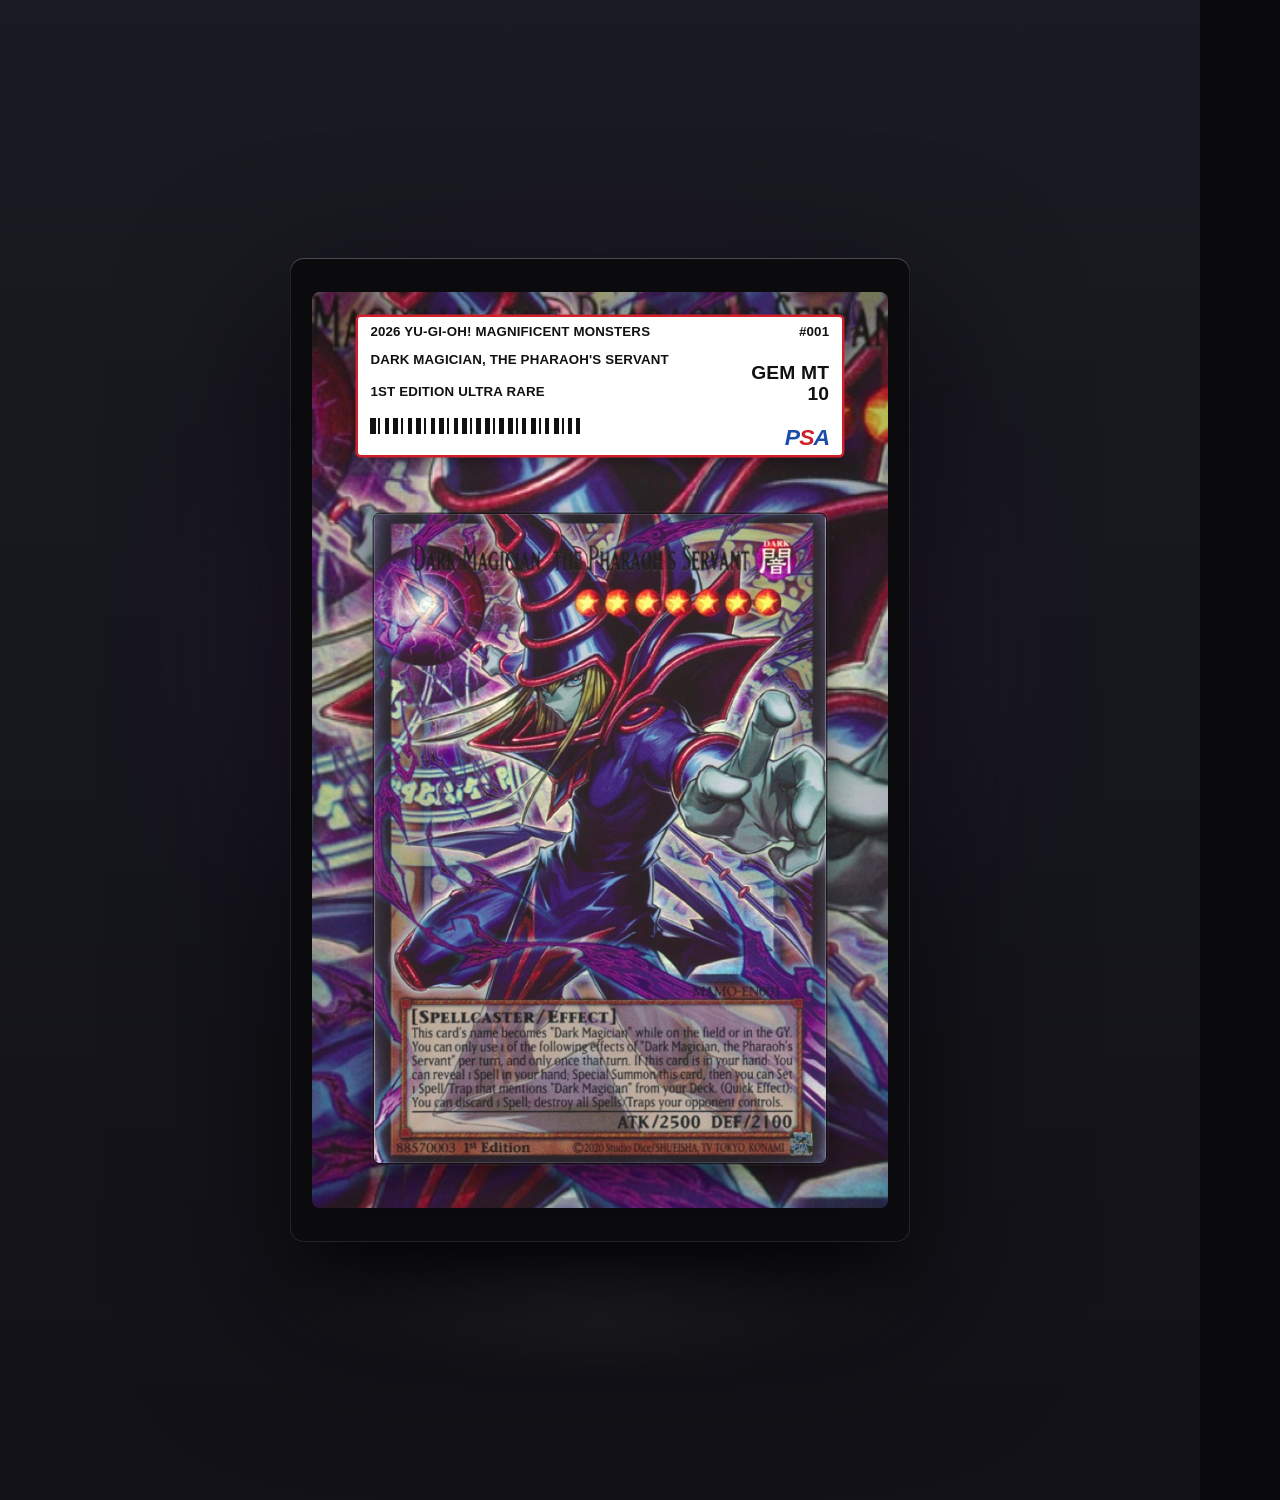
<file: scripts/render.html>
<!DOCTYPE html>
<html lang="en">
<head>
<meta charset="utf-8">
<title>OVERSLAB product render</title>
<link rel="stylesheet" href="../styles.css">
<style>
  /* 1200×1500 product image: framed slab on the brand ground, same look as the site */
  html,body{margin:0;background:#0a0a0d;overflow:hidden}
  .stage{position:relative;width:1200px;height:1500px;display:grid;place-items:center;
    background:linear-gradient(180deg,#1a1a22,#121218)}
  .glow{position:absolute;left:50%;top:44%;width:1000px;height:1000px;transform:translate(-50%,-50%);border-radius:50%;
    background:radial-gradient(circle,var(--glow) 0%,transparent 60%);filter:blur(80px);opacity:.42}
  .floor{position:absolute;left:20%;right:20%;bottom:9%;height:8%;border-radius:50%;
    background:radial-gradient(ellipse,rgba(255,255,255,.10),transparent 70%);filter:blur(24px)}
  .stage .piece{width:620px;filter:drop-shadow(0 60px 80px rgba(0,0,0,.7))}
</style>
</head>
<body>
<div class="stage" id="stage"><div class="glow"></div><div class="floor"></div><div class="piece" id="piece"></div></div>
<script src="../img/art/manifest.js"></script>
<script src="../cards.js"></script>
<script>
  const slug = new URLSearchParams(location.search).get('slug') || 'dark-magician';
  const c = bySlug(slug); if (!c) document.title = 'UNKNOWN SLUG';
  document.getElementById('stage').style.setProperty('--glow', c.glow);
  // absolute URL: Chrome resolves url() inside custom properties against the stylesheet, not this page
  document.getElementById('piece').style.setProperty('--art', `url('${new URL('../img/cards/' + c.slug + '.jpg', location.href).href}')`);
  if (hasExtArt(c)) document.getElementById('piece').style.setProperty('--art-ext', `url('${new URL('../img/art/' + c.slug + '.jpg', location.href).href}')`);
  document.getElementById('piece').innerHTML = pieceHTML(c);
</script>
</body>
</html>
</file>
<file: styles.css>
/* ---------- Tokens ---------- */
:root{
  --bg:#0a0a0d;
  --bg-2:#121218;
  --bg-3:#1a1a22;
  --line:rgba(255,255,255,.10);
  --line-2:rgba(255,255,255,.18);
  --text:#f3f1ec;
  --muted:#9a98a2;
  --muted-2:#6b6a74;
  --gold:#d9b45c;
  --gold-2:#f1d68c;
  --psa-red:#d0202b;
  --psa-blue:#1b4ea8;
  --display:'Sora',system-ui,-apple-system,'Segoe UI',sans-serif;
  --body:'Instrument Sans',system-ui,-apple-system,'Segoe UI',sans-serif;
  --mono:'IBM Plex Mono',ui-monospace,SFMono-Regular,Menlo,monospace;
  --ease:cubic-bezier(.2,.8,.2,1);
  --maxw:1160px;
  color-scheme:dark;
}
*{box-sizing:border-box}
html{scroll-behavior:smooth}
body{
  margin:0;background:var(--bg);color:var(--text);
  font-family:var(--body);font-size:17px;line-height:1.55;
  -webkit-font-smoothing:antialiased;overflow-x:hidden;
}
img{max-width:100%;display:block}
a{color:inherit;text-decoration:none}
button{font:inherit;color:inherit}
:focus-visible{outline:2px solid var(--gold);outline-offset:3px;border-radius:4px}

h1,h2,h3{font-family:var(--display);letter-spacing:-.03em;text-wrap:balance;margin:0}
h1{font-size:clamp(44px,7.4vw,96px);font-weight:800;line-height:.98}
h2{font-size:clamp(34px,5vw,64px);font-weight:700;line-height:1.02}
h3{font-size:clamp(20px,2.2vw,26px);font-weight:600;letter-spacing:-.02em}
p{margin:0}
.lead{font-size:clamp(18px,1.6vw,22px);color:var(--muted);max-width:34em}
.eyebrow{
  font-family:var(--mono);font-size:12px;letter-spacing:.14em;text-transform:uppercase;
  color:var(--gold);margin-bottom:22px;display:inline-flex;align-items:center;gap:10px;
}
.eyebrow::before{content:"";width:22px;height:1px;background:var(--gold)}

.wrap{width:min(var(--maxw),calc(100% - 48px));margin-inline:auto}
section{padding:clamp(88px,12vw,160px) 0;position:relative}

/* ---------- Nav ---------- */
.nav{
  position:fixed;inset:0 0 auto 0;z-index:50;height:60px;
  display:flex;align-items:center;
  transition:background .4s,border-color .4s;
  border-bottom:1px solid transparent;
}
.nav.scrolled{background:rgba(10,10,13,.72);backdrop-filter:blur(18px) saturate(140%);-webkit-backdrop-filter:blur(18px) saturate(140%);border-color:var(--line)}
.nav .wrap{display:flex;align-items:center;justify-content:space-between}
.logo{font-family:var(--display);font-weight:800;letter-spacing:.12em;font-size:14px}
.logo span{color:var(--gold)}
.nav ul{list-style:none;display:flex;gap:30px;margin:0;padding:0;font-size:14px;color:var(--muted)}
.nav ul a{transition:color .2s}
.nav ul a:hover{color:var(--text)}
.btn{
  display:inline-flex;align-items:center;gap:8px;border-radius:999px;
  padding:12px 20px;font-weight:600;font-size:15px;border:1px solid var(--line-2);
  background:transparent;cursor:pointer;transition:transform .25s var(--ease),background .25s,border-color .25s;
}
.btn:hover{transform:translateY(-1px);border-color:var(--text)}
.btn.primary{background:var(--text);color:#0a0a0d;border-color:var(--text)}
.btn.primary:hover{background:#fff}
.btn.small{padding:8px 16px;font-size:13px}
.btn .arr{transition:transform .25s var(--ease)}
.btn:hover .arr{transform:translateX(3px)}
@media (max-width:760px){.nav ul{display:none}}

/* ---------- Hero ---------- */
.hero{padding:140px 0 60px;overflow:hidden}
.hero .wrap{display:grid;grid-template-columns:1.05fr .95fr;gap:48px;align-items:center}
.hero-copy{position:relative;z-index:2}
.hero-copy h1{margin-bottom:26px}
.hero-copy .lead{margin-bottom:38px}
.hero-actions{display:flex;gap:14px;flex-wrap:wrap}
.hero-stage{position:relative;display:grid;place-items:center;min-height:520px}
.hero-glow{
  position:absolute;left:15%;top:50%;transform:translateY(-50%);width:70%;padding-top:70%;border-radius:50%;
  background:radial-gradient(circle,#6d3fb0 0%,transparent 62%);
  filter:blur(60px);opacity:.55;z-index:0;
}
.hero-stage .piece{width:min(340px,78%);z-index:1}
@media (max-width:900px){
  .hero{padding-top:110px}
  .hero .wrap{grid-template-columns:1fr;gap:40px}
  .hero-stage{min-height:auto;padding:40px 0}
  .hero-stage .piece{width:min(300px,72%)}
}

/* Hero load sequence */
@keyframes rise{from{opacity:0;transform:translateY(22px)}to{opacity:1;transform:none}}
@keyframes frameReveal{
  from{clip-path:inset(26% 13.5% 8% 13.5% round 6px);opacity:0}
  25%{opacity:1}
  to{clip-path:inset(0 0 0 0 round 14px);opacity:1}
}
@keyframes glowIn{from{opacity:0;transform:translateY(-50%) scale(.6)}to{opacity:.55;transform:translateY(-50%)}}
.hero-copy > *{animation:rise .9s var(--ease) both}
.hero-copy > :nth-child(1){animation-delay:.05s}
.hero-copy > :nth-child(2){animation-delay:.15s}
.hero-copy > :nth-child(3){animation-delay:.25s}
.hero-copy > :nth-child(4){animation-delay:.35s}
.hero-stage .piece{animation:rise 1s var(--ease) .2s both}
.hero-stage .piece .frame-layer{animation:frameReveal 1.5s var(--ease) 1.1s both}
.hero-glow{animation:glowIn 1.8s var(--ease) 1.2s both}

/* ---------- The piece: slab + frame ---------- */
/* Geometry: a PSA holder is ~82.5 × 136.5 mm; the frame adds ~3.5 % rim. */
.piece{
  position:relative;border-radius:14px;
  --art:none;--glow:#6d3fb0;
  filter:drop-shadow(0 40px 60px rgba(0,0,0,.65));
}
/* height = width × 100/63, via padding so it holds in every browser (Safari included) */
.piece::before{content:"";display:block;padding-top:158.73%}
.piece > *{position:absolute;inset:0;border-radius:inherit}
/* Layer A: bare acrylic holder */
.slab-layer{
  inset:2% 7%;border-radius:7px;
  background:linear-gradient(140deg,rgba(255,255,255,.14) 0%,rgba(255,255,255,.05) 40%,rgba(255,255,255,.02) 60%,rgba(255,255,255,.09) 100%);
  border:1px solid rgba(255,255,255,.28);
  box-shadow:inset 0 0 0 1px rgba(255,255,255,.06),inset 0 1px 0 rgba(255,255,255,.35),0 20px 50px rgba(0,0,0,.5);
}
.slab-layer::after{
  content:"";position:absolute;inset:0;border-radius:inherit;
  background:linear-gradient(115deg,transparent 30%,rgba(255,255,255,.10) 42%,rgba(255,255,255,.02) 52%,transparent 60%);
}
/* Layer B: frame rim + extended art */
.frame-layer{
  background:#0b0b0e;
  box-shadow:inset 0 0 0 1px rgba(255,255,255,.10),inset 0 1px 0 rgba(255,255,255,.18);
}
.frame-layer .art{
  position:absolute;inset:3.5%;border-radius:8px;overflow:hidden;
  /* fallback: zoomed onto the illustration area so the card's text box never repeats outside the window */
  background:var(--art) center 16%/165% auto no-repeat;
}
/* extended artwork: the card sits at exactly the window position inside the image → fill the art area 1:1 */
.piece[style*="--art-ext"] .frame-layer .art{background:var(--art-ext) center/100% 100% no-repeat}
.frame-layer .art::after{
  content:"";position:absolute;inset:0;
  background:radial-gradient(ellipse at 50% 55%,transparent 45%,rgba(0,0,0,.34) 100%);
}
/* Layer C: label + card window (never clipped) */
.top-layer{pointer-events:none}
.label{
  position:absolute;top:6%;left:11%;right:11%;height:14%;
  background:#fff;border-radius:3px;padding:.9% 2%;
  box-shadow:0 0 0 2.5px var(--psa-red),0 6px 14px rgba(0,0,0,.35);
  display:grid;grid-template-columns:1fr auto;grid-template-rows:auto auto auto auto;
  color:#111;font-family:Arial,Helvetica,sans-serif;font-weight:700;
  line-height:1.25;letter-spacing:.01em;container-type:inline-size;overflow:hidden;
}
.label > *{font-size:6px;font-size:2.9cqw;line-height:1.28;white-space:nowrap;overflow:hidden;text-overflow:ellipsis}
.label .l1,.label .l2,.label .l3{grid-column:1}
.label .r1{grid-column:2;text-align:right;grid-row:1}
.label .r2{grid-column:2;text-align:right;grid-row:2 / span 2;font-size:9px;font-size:4.2cqw;line-height:1.1;align-self:center;white-space:normal}
.label .bar{grid-column:1;grid-row:4;height:7px;height:3.4cqw;width:55%;margin-top:1px;margin-top:.6cqw;
  background:repeating-linear-gradient(90deg,#111 0 1.2cqw,transparent 1.2cqw 1.8cqw,#111 1.8cqw 2.2cqw,transparent 2.2cqw 3.2cqw,#111 3.2cqw 4.1cqw,transparent 4.1cqw 5cqw)}
.label .psa{grid-column:2;grid-row:4;text-align:right;font-style:italic;font-weight:900;font-size:11px;font-size:5cqw;line-height:1;
  color:var(--psa-blue);letter-spacing:-.04em;align-self:end}
.label .psa b{color:var(--psa-red)}
.card{
  position:absolute;top:26%;left:13.5%;right:13.5%;bottom:8%;
  border-radius:6px;overflow:hidden;
  background:var(--art) center 45%/cover no-repeat;
  box-shadow:0 0 0 1.5px rgba(0,0,0,.6),0 0 0 2.5px rgba(255,255,255,.08),0 14px 34px rgba(0,0,0,.6);
}
.card::after{content:"";position:absolute;inset:0;box-shadow:inset 0 0 0 1px rgba(255,255,255,.12)}
/* Neutral OVERSLAB label for the included display slab (card not graded yet) */
.label.neutral{box-shadow:0 0 0 2.5px #1c1c24,0 6px 14px rgba(0,0,0,.35);color:#1c1c24}
.label.neutral .r2{font-size:8px;font-size:3.4cqw;letter-spacing:.04em;color:#6b6a74}
.label.neutral .psa{font-style:normal;font-weight:800;letter-spacing:.08em;font-size:8px;font-size:3.6cqw;color:#1c1c24}
.label.neutral .psa b{color:var(--gold)}
.label.neutral .bar{opacity:.25}
/* Empty card window: nothing inside yet */
.card.empty{
  background:rgba(255,255,255,.035);border:1.5px dashed rgba(255,255,255,.35);
  box-shadow:none;display:grid;place-items:center;
  font-family:var(--mono);font-size:9px;letter-spacing:.14em;text-transform:uppercase;color:rgba(255,255,255,.55);text-align:center;line-height:1.6;
}
.card.empty::after{display:none}
.piece.no-frame .frame-layer{display:none}
.piece.no-frame{filter:drop-shadow(0 30px 40px rgba(0,0,0,.6))}

/* ---------- Statement band ---------- */
.statement{padding:60px 0 0}
.statement p{
  font-family:var(--display);font-size:clamp(22px,3vw,36px);font-weight:600;letter-spacing:-.025em;
  line-height:1.2;max-width:22em;color:var(--muted);
}
.statement p strong{color:var(--text);font-weight:600}

/* ---------- Compare ---------- */
.compare-grid{display:grid;grid-template-columns:1fr 1fr;gap:64px;align-items:center}
.compare-copy h2{margin-bottom:22px}
.compare-copy .lead{margin-bottom:28px}
.compare{
  position:relative;width:min(380px,100%);margin-inline:auto;
  user-select:none;touch-action:none;
}
.compare::before{content:"";display:block;padding-top:158.73%}
.compare .piece{position:absolute;inset:0;width:100%;filter:drop-shadow(0 30px 40px rgba(0,0,0,.6))}
.compare .piece::before{display:none}
.compare .after{clip-path:inset(0 0 0 var(--x,50%))}
.compare .divider{
  position:absolute;top:-6%;bottom:-6%;left:var(--x,50%);width:2px;margin-left:-1px;
  background:linear-gradient(180deg,transparent,var(--text) 15%,var(--text) 85%,transparent);z-index:3;
}
.compare .knob{
  position:absolute;top:50%;left:var(--x,50%);transform:translate(-50%,-50%);
  width:44px;height:44px;border-radius:50%;background:var(--text);color:#0a0a0d;
  display:grid;place-items:center;z-index:4;box-shadow:0 8px 24px rgba(0,0,0,.5);
  font-size:14px;letter-spacing:-.05em;font-weight:700;cursor:ew-resize;
}
.compare input{position:absolute;inset:0;width:100%;height:100%;opacity:0;margin:0;cursor:ew-resize;z-index:5}
.compare .tag{
  position:absolute;bottom:-44px;font-family:var(--mono);font-size:11px;letter-spacing:.14em;
  text-transform:uppercase;color:var(--muted);
}
.compare .tag.l{left:0}.compare .tag.r{right:0;color:var(--gold)}
@media (max-width:900px){.compare-grid{grid-template-columns:1fr;gap:72px}}

/* ---------- Timeline (Warum jetzt) ---------- */
.why{background:var(--bg-2);border-block:1px solid var(--line)}
.why-head{max-width:40em;margin-bottom:56px}
.why-head h2{margin-bottom:22px}
.timeline{display:grid;grid-template-columns:repeat(3,1fr);gap:0;border-top:1px solid var(--line-2)}
.tl{padding:28px 28px 0 0;position:relative}
.tl::before{content:"";position:absolute;top:-1px;left:0;width:56px;height:2px;background:var(--gold)}
.tl + .tl{padding-left:28px;border-left:1px solid var(--line)}
.tl .when{font-family:var(--mono);font-size:12px;letter-spacing:.14em;text-transform:uppercase;color:var(--gold);display:block;margin-bottom:14px}
.tl .big{font-family:var(--display);font-size:clamp(26px,3vw,40px);font-weight:700;letter-spacing:-.03em;line-height:1.05;margin-bottom:10px}
.tl p{color:var(--muted);font-size:15px;max-width:22em}
@media (max-width:820px){
  .timeline{grid-template-columns:1fr}
  .tl{padding:24px 0;border-bottom:1px solid var(--line)}
  .tl + .tl{padding-left:0;border-left:0}
  .tl::before{display:none}
}

/* ---------- Steps ---------- */
.steps-head{margin-bottom:64px;max-width:40em}
.steps-head h2{margin-bottom:22px}
.steps{display:grid;grid-template-columns:repeat(3,1fr);gap:0;border-top:1px solid var(--line)}
.step{padding:36px 28px 40px 0;border-right:1px solid var(--line);position:relative}
.step:last-child{border-right:0}
.step + .step{padding-left:28px}
.step .num{font-family:var(--mono);font-size:12px;letter-spacing:.14em;color:var(--gold);margin-bottom:40px;display:block}
.step h3{margin-bottom:12px}
.step p{color:var(--muted);font-size:16px}
.step .ico{width:56px;height:56px;margin-bottom:28px;color:var(--text)}
.step .ico svg{width:100%;height:100%}
@media (max-width:820px){
  .steps{grid-template-columns:1fr}
  .step{border-right:0;border-bottom:1px solid var(--line);padding:32px 0}
  .step + .step{padding-left:0}
  .step .num{margin-bottom:20px}
}

/* ---------- Raw (not graded yet) ---------- */
.raw-head{max-width:40em;margin-bottom:64px}
.raw-head h2{margin-bottom:22px}
.raw-seq{display:grid;grid-template-columns:repeat(3,1fr);gap:28px;align-items:start}
.raw-step{position:relative;text-align:center}
.raw-step .stage{
  position:relative;padding:44px 0 36px;border-radius:22px;
  background:linear-gradient(180deg,var(--bg-3),var(--bg-2));border:1px solid var(--line);margin-bottom:26px;
}
.raw-step .stage::before{ /* subtle floor glow */
  content:"";position:absolute;inset:auto 15% 8% 15%;height:20%;border-radius:50%;
  background:radial-gradient(ellipse,rgba(255,255,255,.08),transparent 70%);filter:blur(12px);
}
.raw-step .piece{width:56%;max-width:210px;margin:0 auto}
.raw-step .num{font-family:var(--mono);font-size:12px;letter-spacing:.14em;text-transform:uppercase;color:var(--gold);display:block;margin-bottom:12px}
.raw-step h3{font-size:19px;margin-bottom:10px}
.raw-step p{color:var(--muted);font-size:15px;max-width:24em;margin-inline:auto}
.raw-step .arrow{
  position:absolute;top:calc(50% - 60px);right:-26px;width:24px;height:24px;color:var(--muted-2);z-index:2;
}
.raw-step:last-child .arrow{display:none}
.raw-note{margin-top:48px;padding:22px 26px;border:1px solid var(--line);border-radius:14px;display:flex;gap:16px;align-items:center;color:var(--muted);font-size:15px;max-width:52em}
.raw-note svg{flex:none;width:22px;height:22px;color:var(--gold)}
@media (max-width:820px){
  .raw-seq{grid-template-columns:1fr;max-width:380px;margin-inline:auto;gap:40px}
  .raw-step .arrow{display:none}
  .raw-step .piece{width:60%}
}

/* ---------- Gallery ---------- */
.gallery{background:var(--bg-2);border-block:1px solid var(--line);overflow:hidden}
.gallery-head{display:flex;justify-content:space-between;align-items:end;gap:32px;margin-bottom:40px}
.gallery-head h2{max-width:11em}
.gallery-head p{color:var(--muted);max-width:26em}
.filters{display:flex;gap:8px;flex-wrap:wrap;margin-bottom:40px;align-items:center}
.chip{
  border:1px solid var(--line-2);background:transparent;border-radius:999px;padding:8px 16px;
  font-size:14px;font-weight:500;color:var(--muted);cursor:pointer;
  transition:color .2s,border-color .2s,background .2s;
}
.chip:hover{color:var(--text);border-color:var(--text)}
.chip[aria-pressed="true"]{background:var(--text);color:#0a0a0d;border-color:var(--text)}
.filters .count{margin-left:auto;font-family:var(--mono);font-size:12px;letter-spacing:.12em;text-transform:uppercase;color:var(--muted-2)}
.tiles{display:grid;grid-template-columns:repeat(4,1fr);gap:22px}
.tile{
  position:relative;padding:34px 22px 22px;border-radius:20px;
  background:linear-gradient(180deg,var(--bg-3),var(--bg-2));border:1px solid var(--line);
  transform-style:preserve-3d;transition:transform .5s var(--ease),border-color .3s,opacity .4s;
  will-change:transform;
}
.tile[hidden]{display:none}
.tile:hover{border-color:var(--line-2)}
.tile .tglow{
  position:absolute;inset:0;border-radius:inherit;pointer-events:none;
  background:radial-gradient(60% 45% at 50% 28%,var(--glow) 0%,transparent 100%);
  opacity:.26;transition:opacity .4s;
}
.tile:hover .tglow{opacity:.45}
.tile .piece{width:78%;max-width:260px;margin:0 auto 26px;transform:translateZ(40px);filter:drop-shadow(0 26px 34px rgba(0,0,0,.6))}
.tile .glare{
  position:absolute;inset:0;border-radius:inherit;pointer-events:none;
  background:radial-gradient(circle at var(--gx,50%) var(--gy,50%),rgba(255,255,255,.12),transparent 50%);
  opacity:0;transition:opacity .3s;
}
.tile:hover .glare{opacity:1}
.tile-meta{transform:translateZ(20px)}
.tile-meta h3{font-size:15px;line-height:1.3;letter-spacing:-.01em;text-wrap:pretty}
.tile-sub{display:flex;justify-content:space-between;gap:10px;color:var(--muted);font-size:12px;margin-top:8px;transform:translateZ(20px)}
.tile-sub .code{font-family:var(--mono);letter-spacing:.06em;white-space:nowrap}
.tile .soon{
  position:absolute;top:14px;right:14px;font-family:var(--mono);font-size:10px;letter-spacing:.12em;text-transform:uppercase;
  color:var(--gold);border:1px solid var(--gold);border-radius:999px;padding:3px 9px;transform:translateZ(30px);
}
@media (max-width:1100px){.tiles{grid-template-columns:repeat(3,1fr)}}
@media (max-width:900px){
  .gallery-head{flex-direction:column;align-items:start}
  .tiles{grid-template-columns:repeat(2,1fr);gap:16px}
  .filters .count{margin-left:0;width:100%}
}
@media (max-width:520px){.tiles{grid-template-columns:1fr;max-width:380px;margin-inline:auto}}

/* ---------- Specs ---------- */
.specs-grid{display:grid;grid-template-columns:1fr 1fr;gap:64px;align-items:start}
.specs-copy h2{margin-bottom:22px}
.specs-copy .lead{margin-bottom:0}
.specs{list-style:none;margin:0;padding:0;border-top:1px solid var(--line)}
.specs li{display:grid;grid-template-columns:1fr auto;gap:24px;align-items:baseline;padding:20px 0;border-bottom:1px solid var(--line)}
.specs dt{color:var(--muted);font-size:15px}
.specs dd{margin:0;font-family:var(--mono);font-size:15px;font-variant-numeric:tabular-nums;text-align:right}
.specs .note{font-family:var(--mono);font-size:11px;letter-spacing:.12em;text-transform:uppercase;color:var(--muted-2);margin-top:16px;display:block}
@media (max-width:900px){.specs-grid{grid-template-columns:1fr;gap:40px}}

/* ---------- CTA ---------- */
.cta{text-align:center;padding-bottom:120px}
.cta .wrap{max-width:720px}
.cta h2{margin-bottom:22px}
.cta .lead{margin:0 auto 40px}
.cta form{display:flex;gap:10px;max-width:480px;margin:0 auto;padding:6px;border:1px solid var(--line-2);border-radius:999px;background:var(--bg-2)}
.cta input{flex:1;min-width:0;background:transparent;border:0;color:var(--text);font:inherit;padding:10px 18px;outline:none}
.cta input::placeholder{color:var(--muted-2)}
.cta .toast{margin-top:18px;font-size:14px;color:var(--gold);min-height:1.6em}
@media (max-width:520px){
  .cta form{flex-direction:column;border-radius:20px}
  .cta .btn{justify-content:center}
}

/* ---------- Footer ---------- */
footer{border-top:1px solid var(--line);padding:36px 0 44px;font-size:13px;color:var(--muted-2)}
footer .wrap{display:flex;justify-content:space-between;gap:24px;flex-wrap:wrap}
footer .legal{max-width:52em;line-height:1.6}

/* ---------- Scroll reveal ---------- */
.reveal{opacity:0;transform:translateY(26px);transition:opacity .9s var(--ease),transform .9s var(--ease)}
.reveal.in{opacity:1;transform:none}
.reveal.in[data-delay="1"]{transition-delay:.1s}
.reveal.in[data-delay="2"]{transition-delay:.2s}

@media (prefers-reduced-motion:reduce){
  *{animation:none!important;transition:none!important;scroll-behavior:auto}
  .reveal{opacity:1;transform:none}
  .hero-glow{opacity:.55}
}

/* ============================================================
   Shop
   ============================================================ */
.shop-page main{padding-top:60px}
.demo-banner{
  display:flex;align-items:center;justify-content:center;gap:10px;padding:10px 24px;
  background:rgba(217,180,92,.08);border-bottom:1px solid rgba(217,180,92,.25);
  color:var(--gold-2);font-size:13px;text-align:center;
}
.demo-banner .dot{width:8px;height:8px;border-radius:50%;background:var(--gold);flex:none}
.shop-head-section{padding-top:clamp(56px,7vw,88px)}
.shop-head{display:grid;grid-template-columns:1.2fr .8fr;gap:48px;align-items:end;margin-bottom:48px}
.shop-head h1{font-size:clamp(40px,6vw,76px);margin-bottom:22px}
.shop-facts{display:grid;grid-template-columns:repeat(3,auto);gap:28px;margin:0;justify-content:end}
.shop-facts dt{font-family:var(--mono);font-size:11px;letter-spacing:.12em;text-transform:uppercase;color:var(--muted-2);margin-bottom:6px}
.shop-facts dd{margin:0;font-size:15px;white-space:nowrap}
@media (max-width:900px){
  .shop-head{grid-template-columns:1fr;gap:28px}
  .shop-facts{justify-content:start}
}

/* Product tiles reuse .tile; they are buttons here */
.tile.product{text-align:left;cursor:pointer;font:inherit;color:inherit;width:100%;display:block}
.tile.product:focus-visible{outline:2px solid var(--gold);outline-offset:3px}
.tile-sub .price{font-family:var(--mono);font-variant-numeric:tabular-nums;color:var(--text);white-space:nowrap}
.product-img{width:78%;margin:0 auto 26px;border-radius:12px}
.piece.placeholder{background:var(--bg-3);border:1px dashed var(--line-2)}
.shop-error{grid-column:1 / -1;color:var(--muted);font-size:15px}
.shop-error code{font-family:var(--mono);color:var(--text)}

.cart-btn{gap:8px}
.cart-btn svg{width:16px;height:16px}
.badge{
  min-width:18px;height:18px;padding:0 5px;border-radius:999px;background:var(--gold);color:#0a0a0d;
  font-family:var(--mono);font-size:11px;font-weight:600;display:inline-grid;place-items:center;
}

/* Drawers */
.backdrop{position:fixed;inset:0;background:rgba(0,0,0,.55);backdrop-filter:blur(6px);-webkit-backdrop-filter:blur(6px);opacity:0;pointer-events:none;transition:opacity .35s;z-index:80}
.backdrop.show{opacity:1;pointer-events:auto}
.drawer{
  position:fixed;top:0;right:0;bottom:0;width:min(480px,100%);background:var(--bg-2);border-left:1px solid var(--line);
  transform:translateX(100%);transition:transform .45s var(--ease);z-index:90;display:flex;flex-direction:column;overflow-y:auto;
}
.drawer.open{transform:none}
.drawer-close{
  position:absolute;top:14px;right:14px;width:40px;height:40px;border-radius:50%;border:1px solid var(--line-2);
  background:rgba(10,10,13,.6);color:var(--text);font-size:22px;line-height:1;cursor:pointer;z-index:2;display:grid;place-items:center;
}
.drawer-close:hover{border-color:var(--text)}
.drawer-head{display:flex;align-items:center;justify-content:space-between;padding:22px 24px;border-bottom:1px solid var(--line)}
.drawer-head h2{font-size:22px}
.drawer-head .drawer-close{position:static}

/* Product sheet */
.sheet-visual{
  position:relative;display:grid;place-items:center;padding:56px 24px 36px;flex:none;
  background:radial-gradient(60% 50% at 50% 40%,color-mix(in srgb,var(--glow,#6d3fb0) 45%,transparent),transparent 100%),var(--bg-3);
}
.sheet-visual .piece{width:min(240px,60%)}
.sheet-body{padding:28px 28px 40px;display:flex;flex-direction:column;gap:22px}
.sheet-body h2{font-size:26px}
.sheet-meta{font-family:var(--mono);font-size:12px;letter-spacing:.12em;text-transform:uppercase;color:var(--muted);margin-top:-14px}
.sheet-desc{color:var(--muted);font-size:15px}
.opts{display:flex;flex-direction:column;gap:18px}
.opt{display:flex;flex-direction:column;gap:10px}
.chip .plus{font-family:var(--mono);font-size:11px;color:var(--muted);margin-left:2px}
.chip[aria-pressed="true"] .plus{color:#0a0a0d;opacity:.7}
.opt-label{font-family:var(--mono);font-size:11px;letter-spacing:.12em;text-transform:uppercase;color:var(--muted-2)}
.opt-chips{display:flex;gap:8px;flex-wrap:wrap}
.chip.variant[disabled]{opacity:.4;cursor:not-allowed}
.qty{display:inline-flex;align-items:center;border:1px solid var(--line-2);border-radius:999px;overflow:hidden}
.qty button{width:38px;height:38px;border:0;background:transparent;color:var(--text);font-size:18px;cursor:pointer}
.qty button:hover{background:rgba(255,255,255,.06)}
.qty span{min-width:32px;text-align:center;font-family:var(--mono);font-variant-numeric:tabular-nums}
.sheet-buy{display:flex;align-items:center;justify-content:space-between;gap:16px;padding-top:6px;border-top:1px solid var(--line);margin-top:4px;padding-top:22px}
.sheet-price{font-family:var(--display);font-size:26px;font-weight:700;letter-spacing:-.02em;font-variant-numeric:tabular-nums}
.sheet-buy .btn[disabled]{opacity:.5;cursor:not-allowed;transform:none}
.sheet-notes{list-style:none;margin:0;padding:0;display:flex;flex-direction:column;gap:8px;color:var(--muted);font-size:14px}
.sheet-notes li{display:flex;gap:10px;align-items:center}
.sheet-notes li::before{content:"";width:5px;height:5px;border-radius:50%;background:var(--gold);flex:none}

/* Cart */
.cart-lines{padding:8px 24px;flex:1}
.cart-empty{color:var(--muted);padding:32px 0;text-align:center}
.line{display:grid;grid-template-columns:64px 1fr auto;gap:16px;align-items:start;padding:18px 0;border-bottom:1px solid var(--line);position:relative}
.line-visual .piece{width:100%;filter:drop-shadow(0 10px 16px rgba(0,0,0,.5))}
.line-title{font-weight:600;font-size:15px;line-height:1.3;text-wrap:pretty}
.line-sub{color:var(--muted);font-size:13px;margin-top:2px}
.line-row{display:flex;align-items:center;justify-content:space-between;gap:12px;margin-top:12px}
.line-row .qty button{width:30px;height:30px;font-size:15px}
.line-row .qty span{min-width:26px;font-size:13px}
.line-price{font-family:var(--mono);font-size:14px;font-variant-numeric:tabular-nums}
.line-remove{width:30px;height:30px;border-radius:50%;border:0;background:transparent;color:var(--muted-2);font-size:20px;cursor:pointer;line-height:1}
.line-remove:hover{color:var(--text);background:rgba(255,255,255,.06)}
.cart-foot{padding:22px 24px 32px;border-top:1px solid var(--line);display:flex;flex-direction:column;gap:12px;background:var(--bg-2);position:sticky;bottom:0}
.cart-total{display:flex;justify-content:space-between;align-items:baseline;font-size:15px;color:var(--muted)}
.cart-total strong{font-family:var(--display);font-size:22px;color:var(--text);font-variant-numeric:tabular-nums}
.cart-hint{font-size:12px;color:var(--muted-2)}
.cart-foot .btn{justify-content:center}
.cart-foot .btn[disabled]{opacity:.5;cursor:not-allowed;transform:none}

/* Toast */
.toast-bar{
  position:fixed;left:50%;bottom:28px;transform:translate(-50%,20px);opacity:0;pointer-events:none;
  background:var(--text);color:#0a0a0d;padding:12px 18px;border-radius:999px;font-size:14px;font-weight:500;
  box-shadow:0 12px 30px rgba(0,0,0,.4);transition:opacity .3s,transform .3s var(--ease);z-index:100;max-width:calc(100% - 48px);text-align:center;
}
.toast-bar.show{opacity:1;transform:translate(-50%,0)}

@media (prefers-reduced-motion:reduce){.drawer,.backdrop,.toast-bar{transition:none}}
</file>
